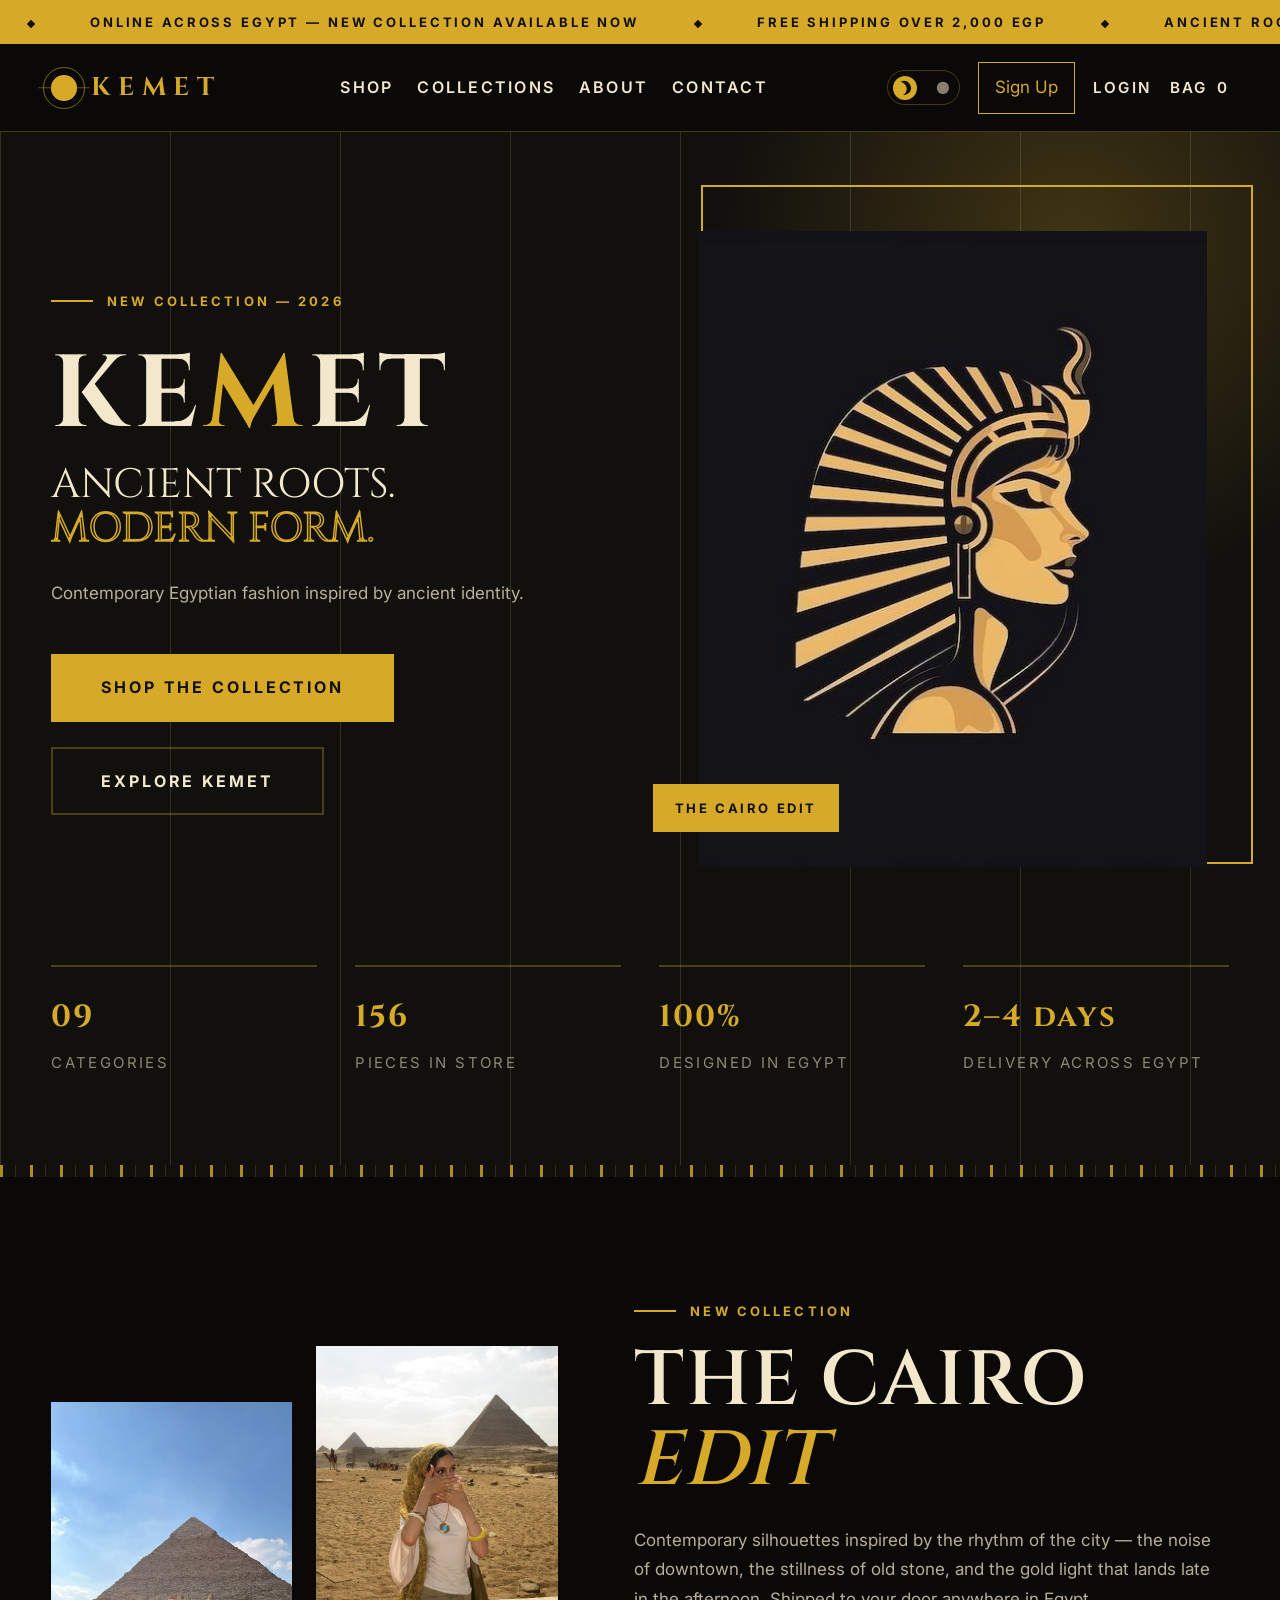
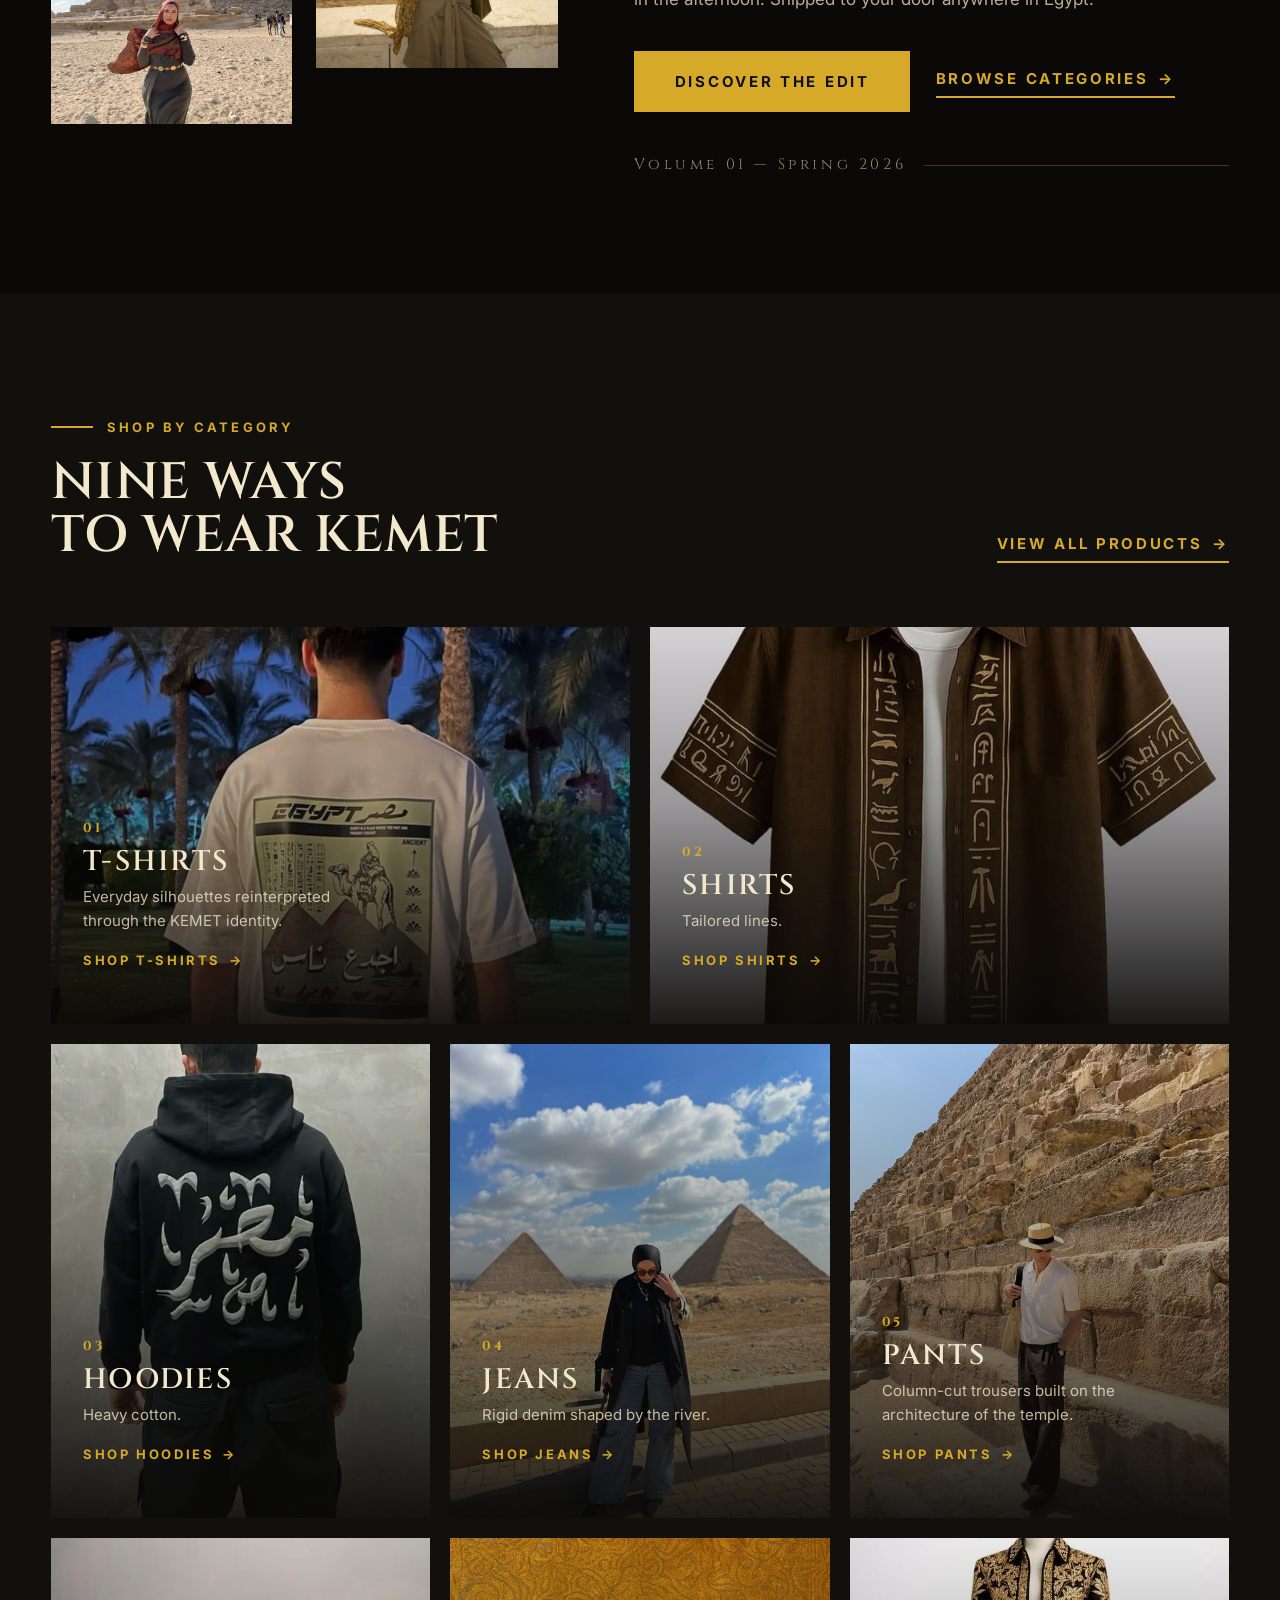
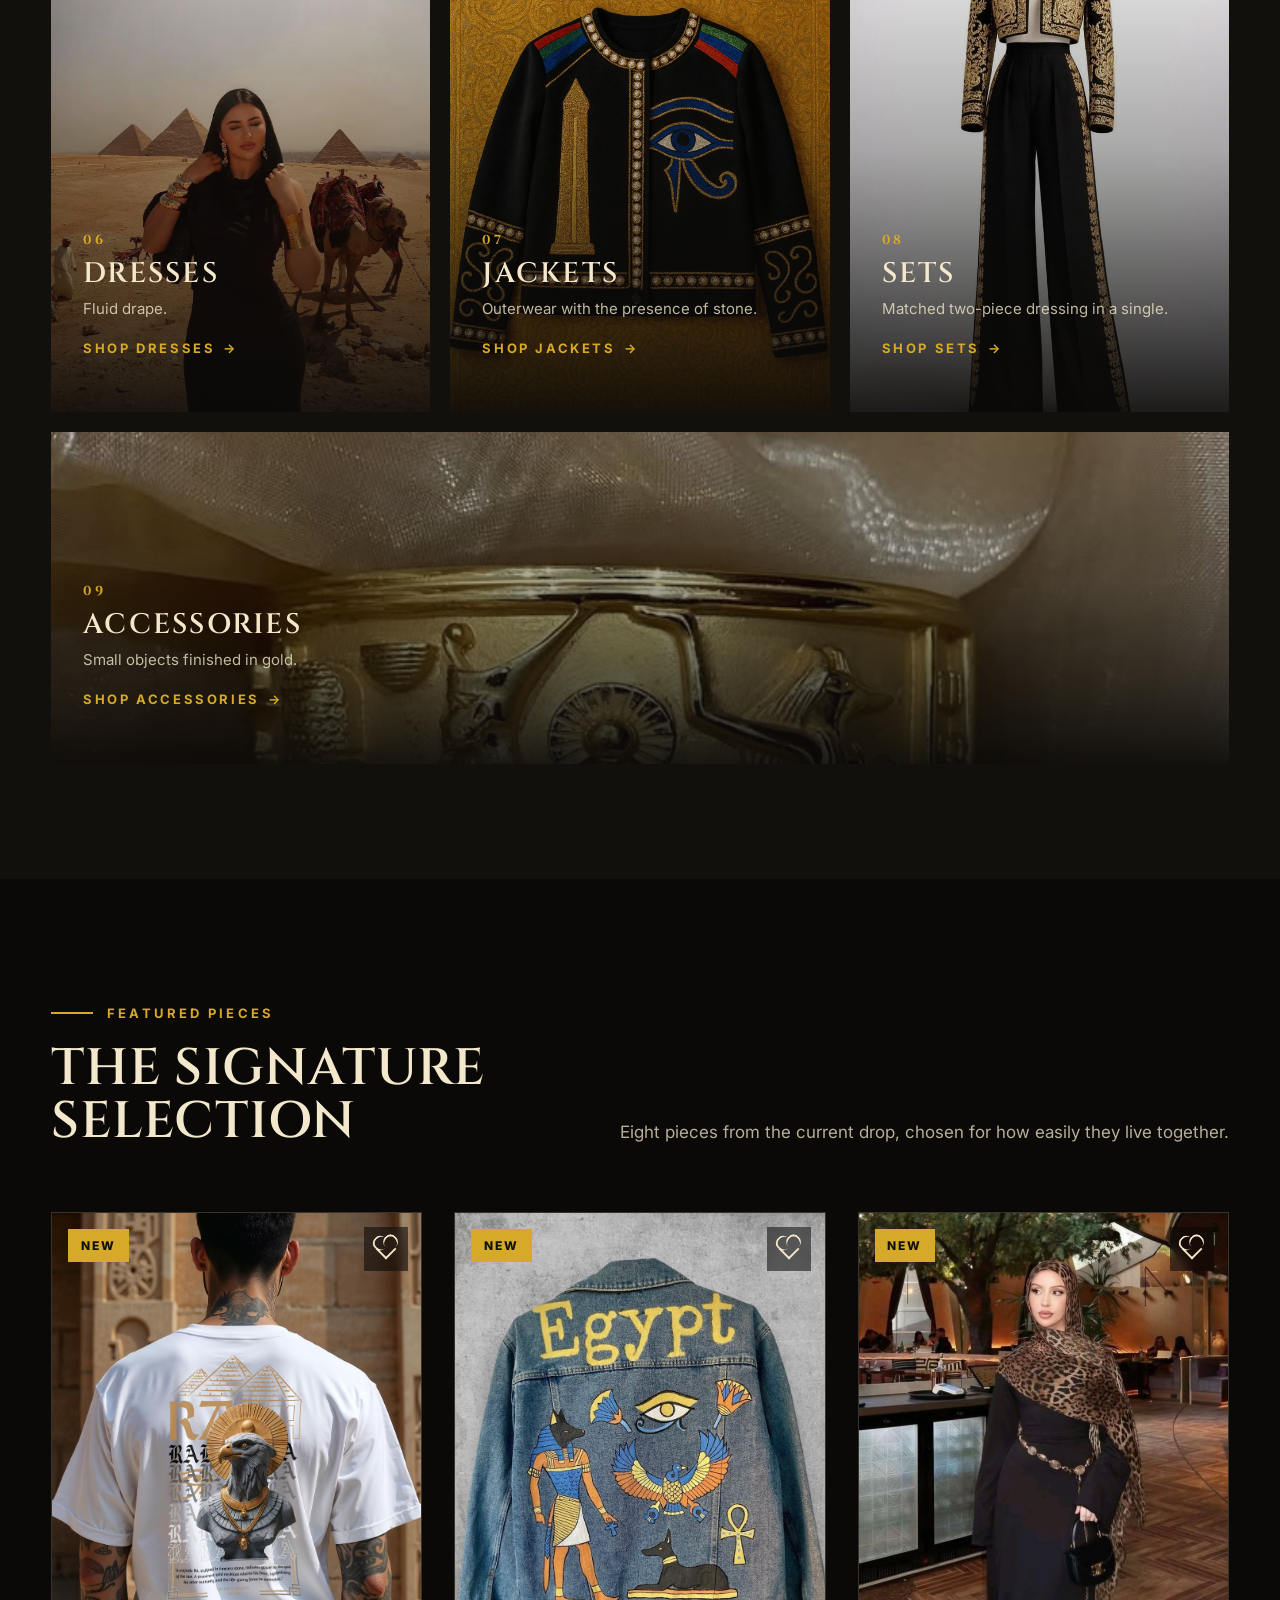
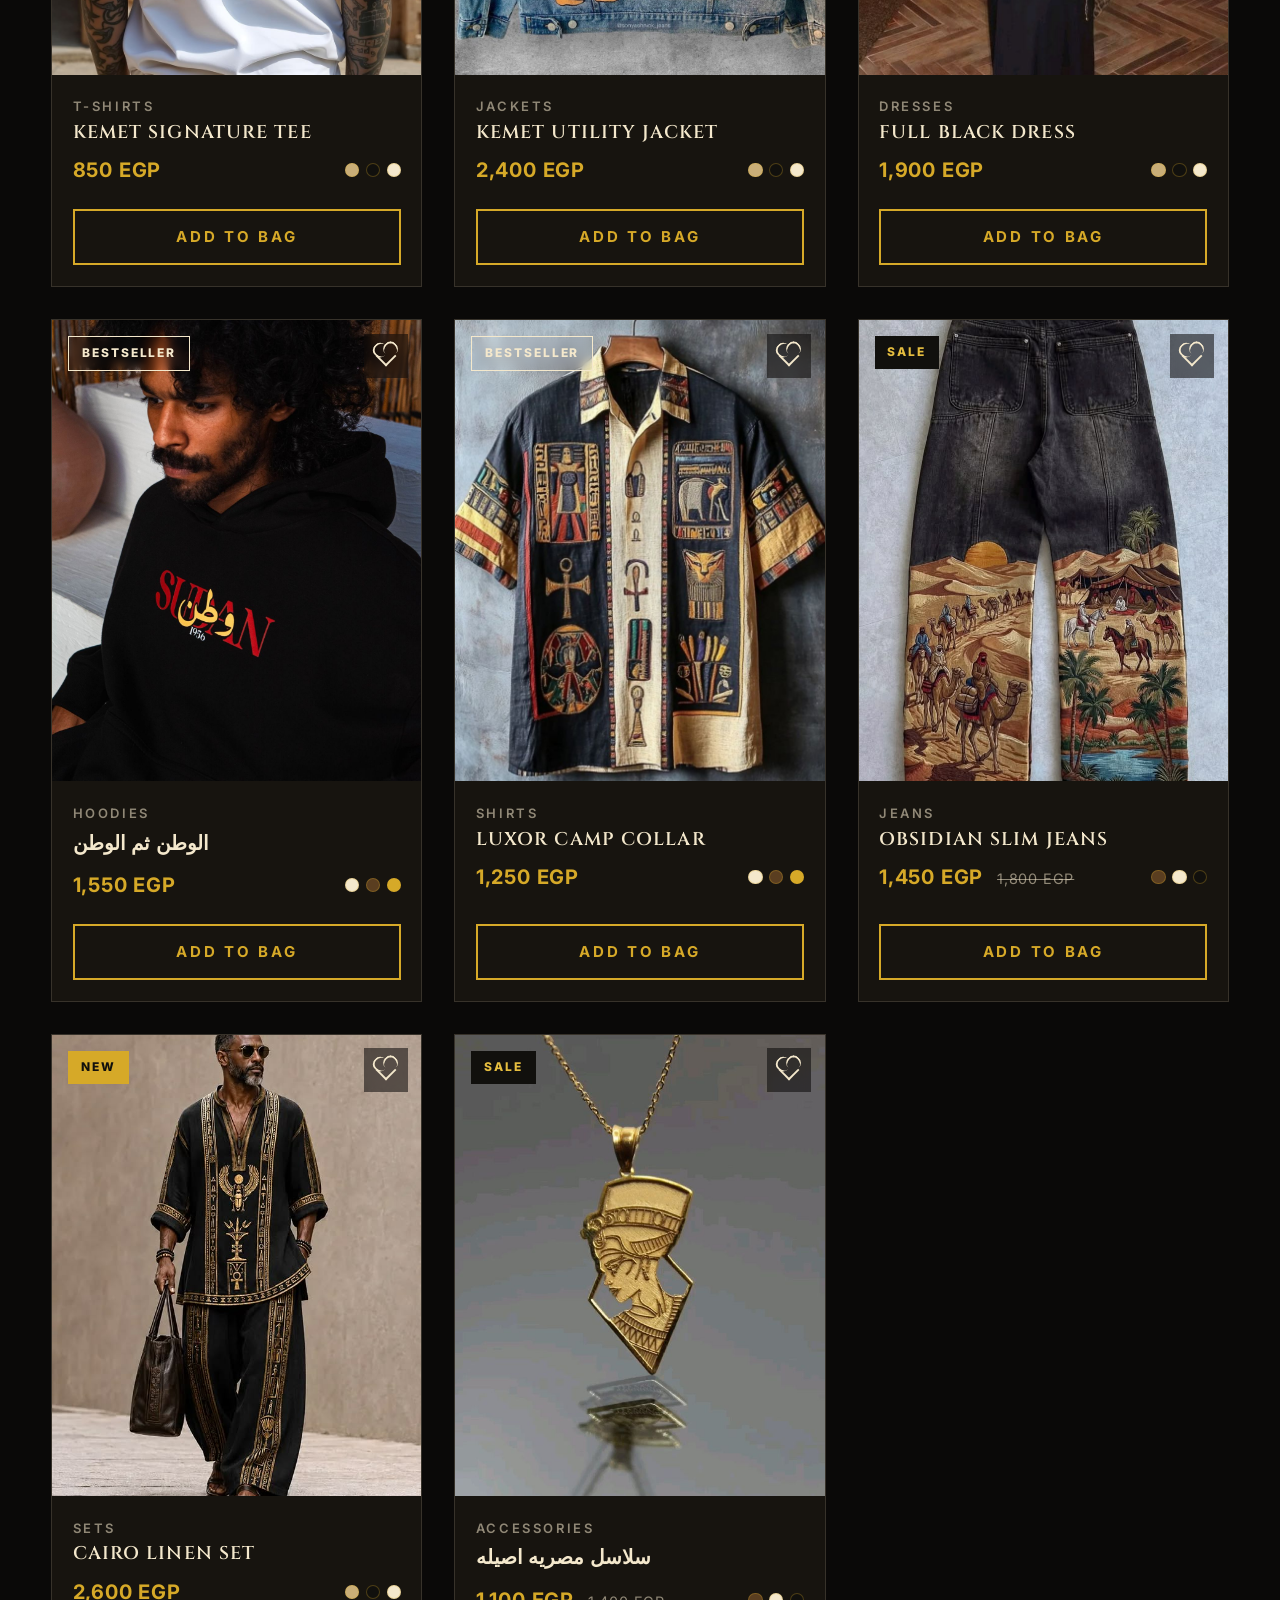
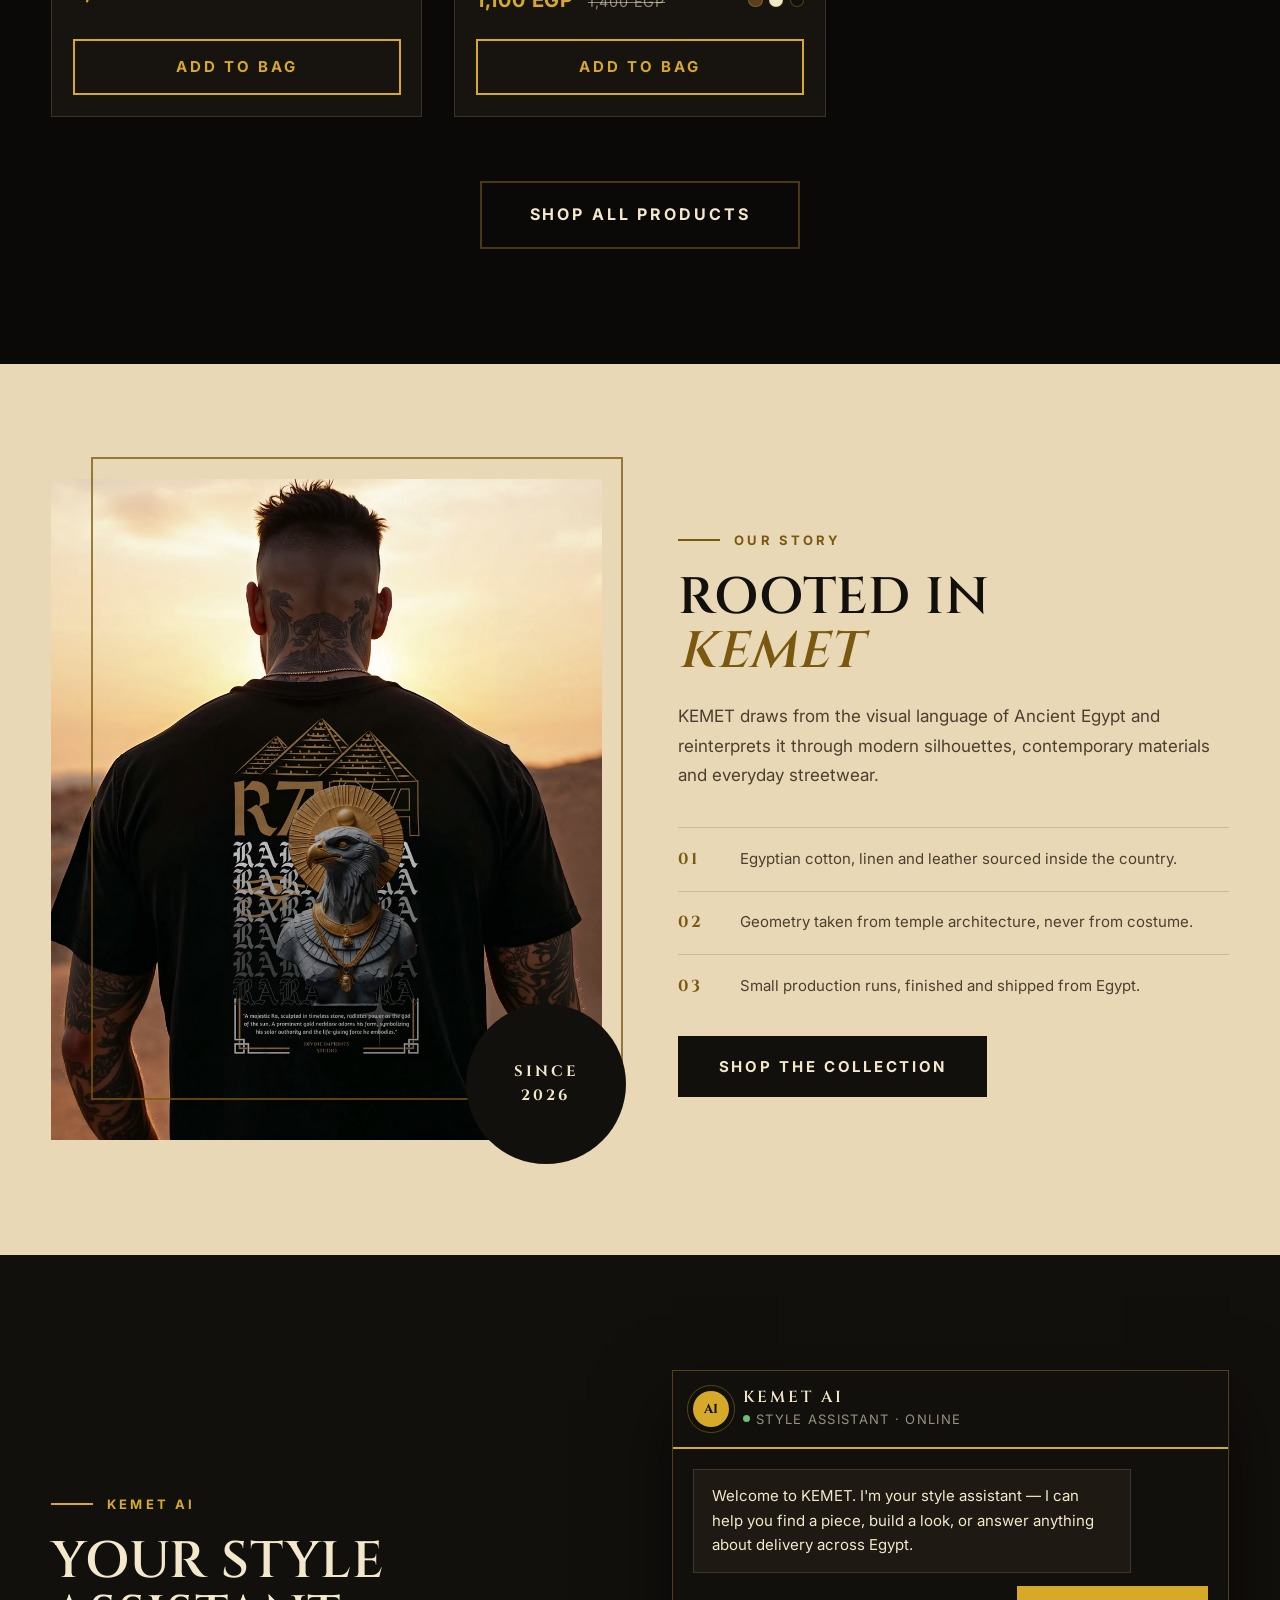
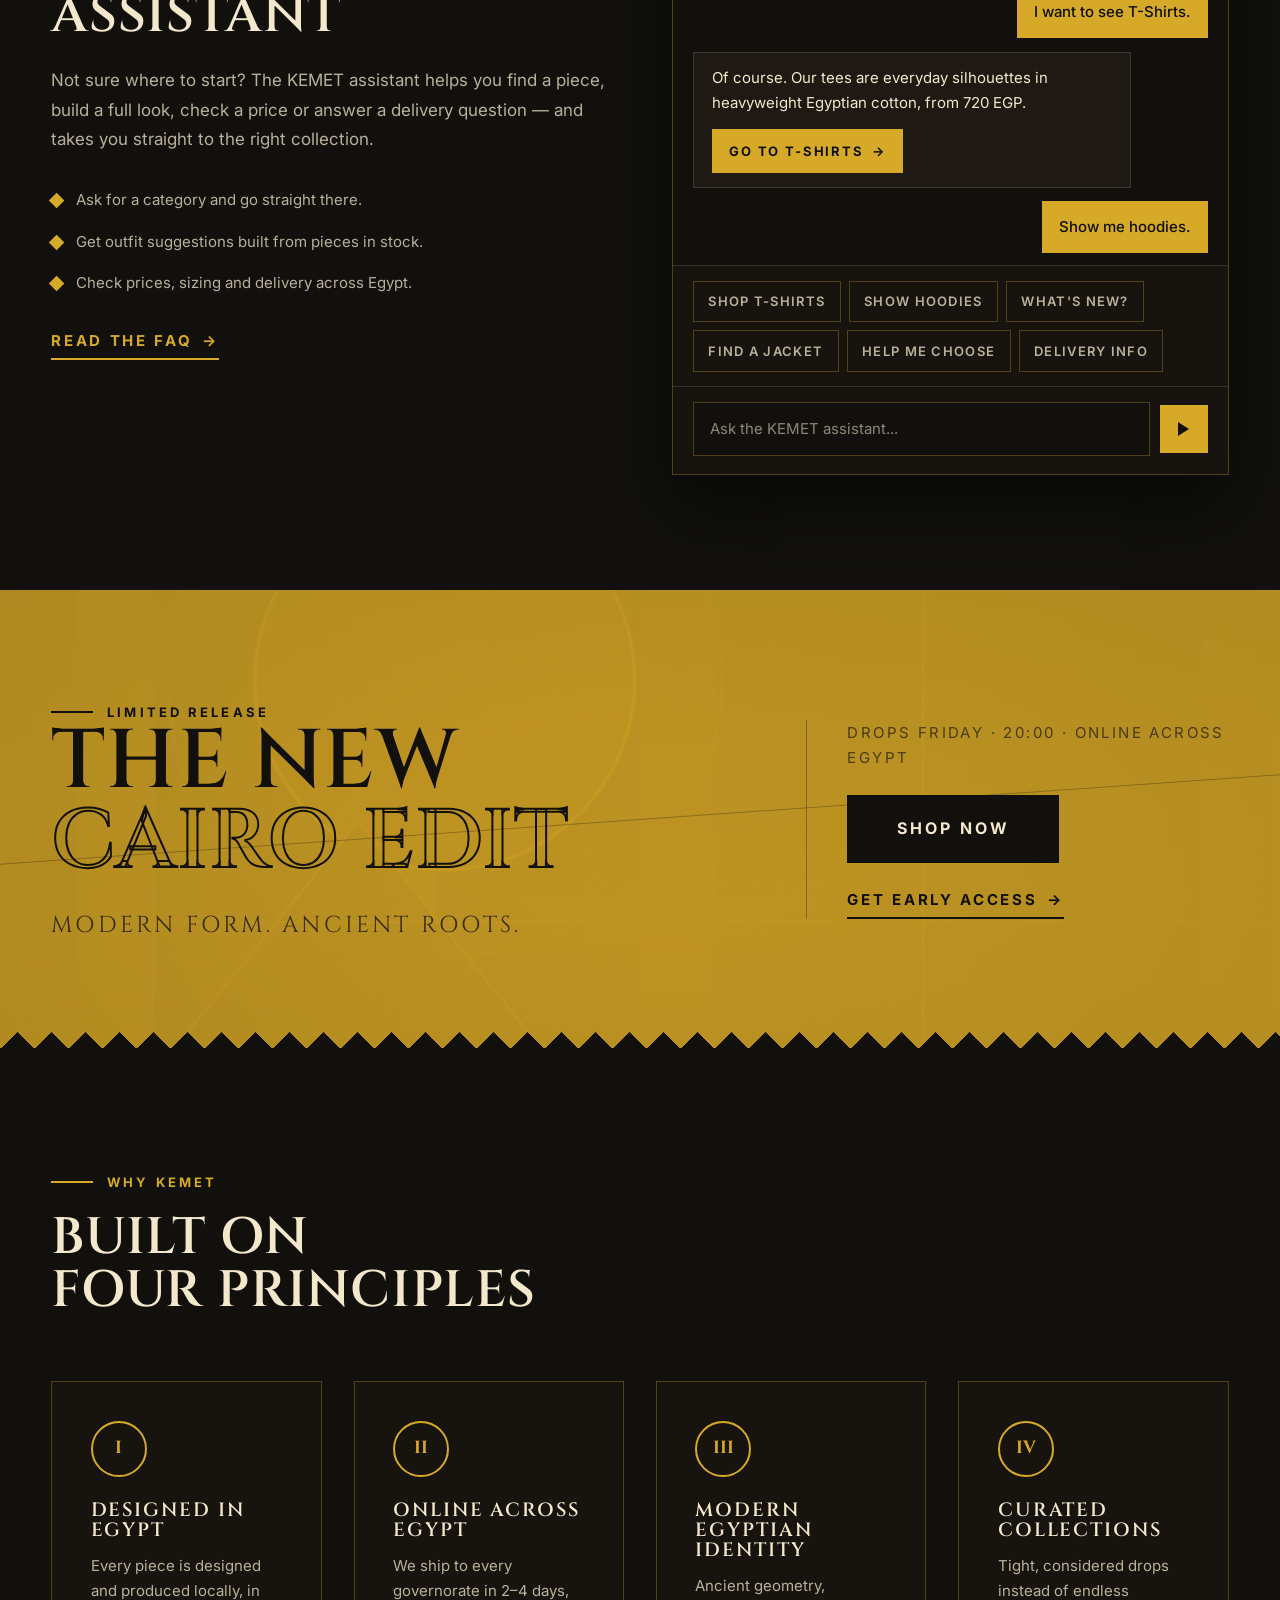
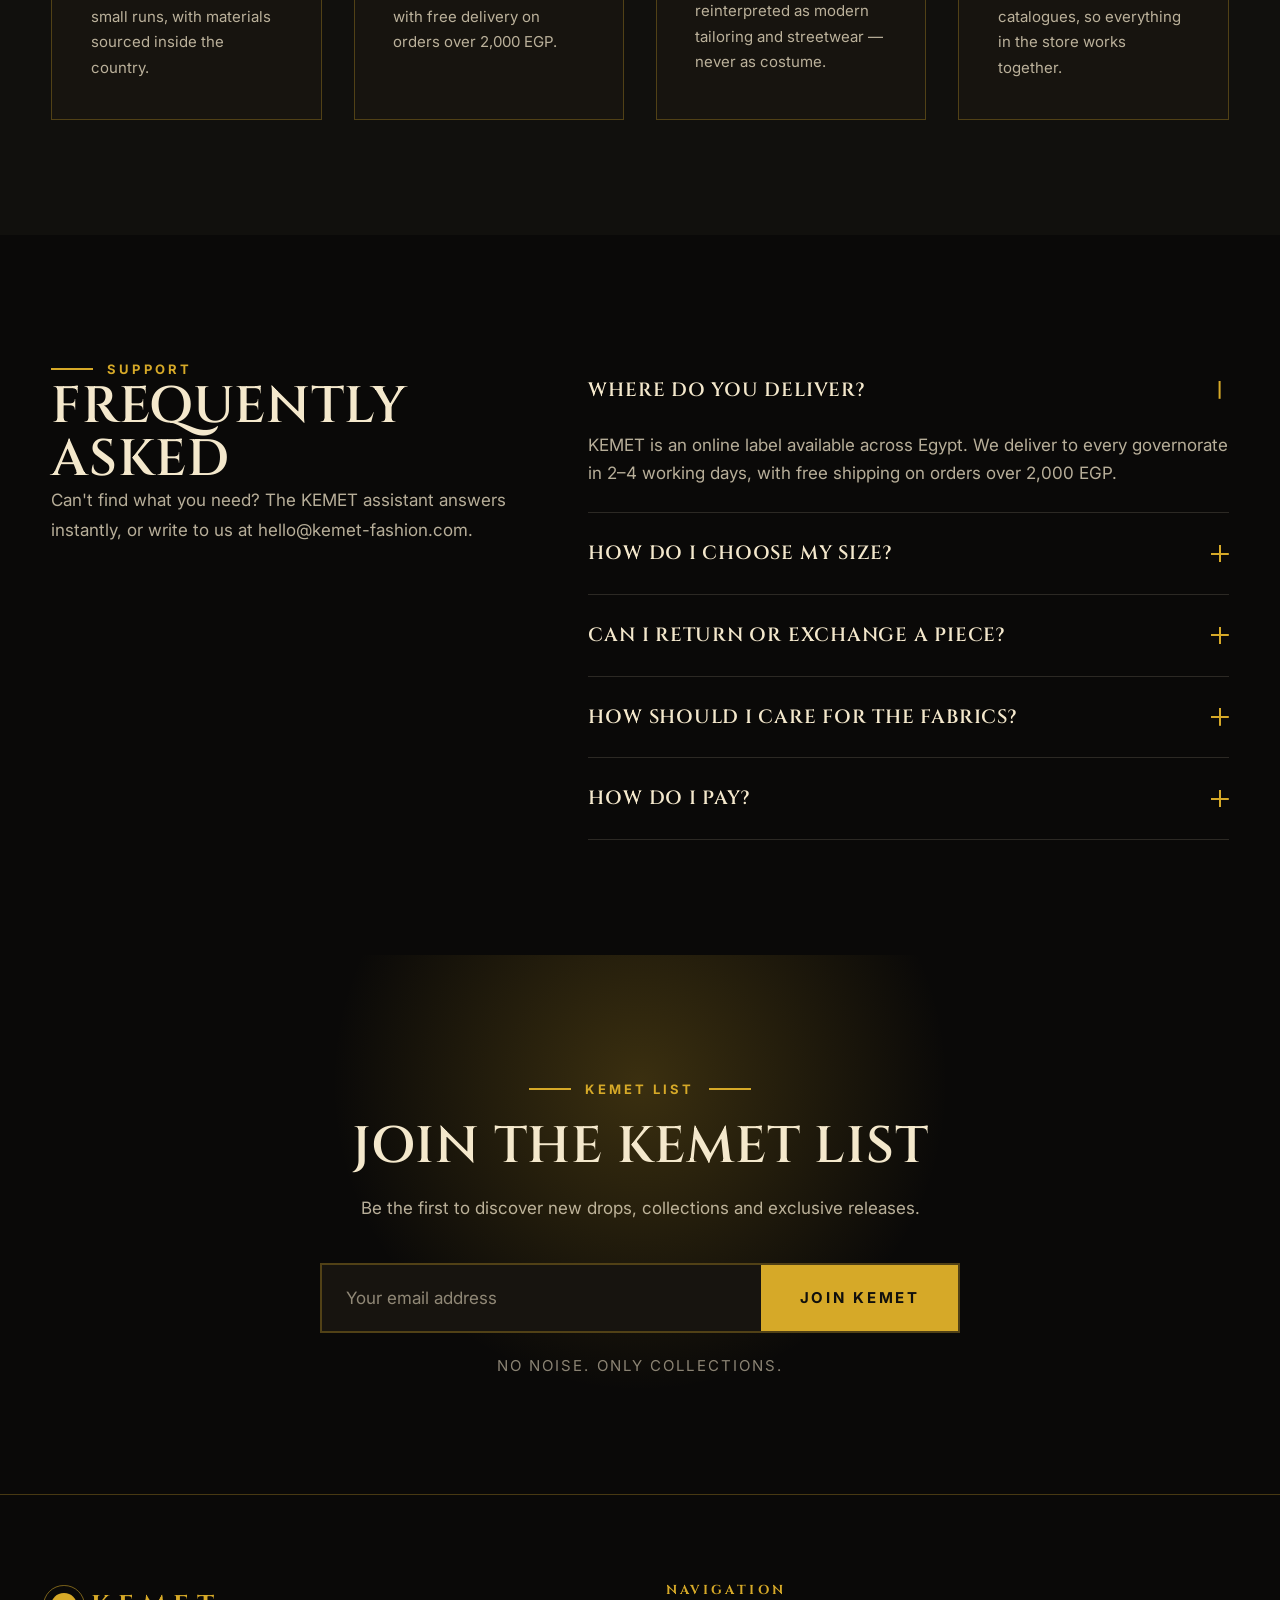
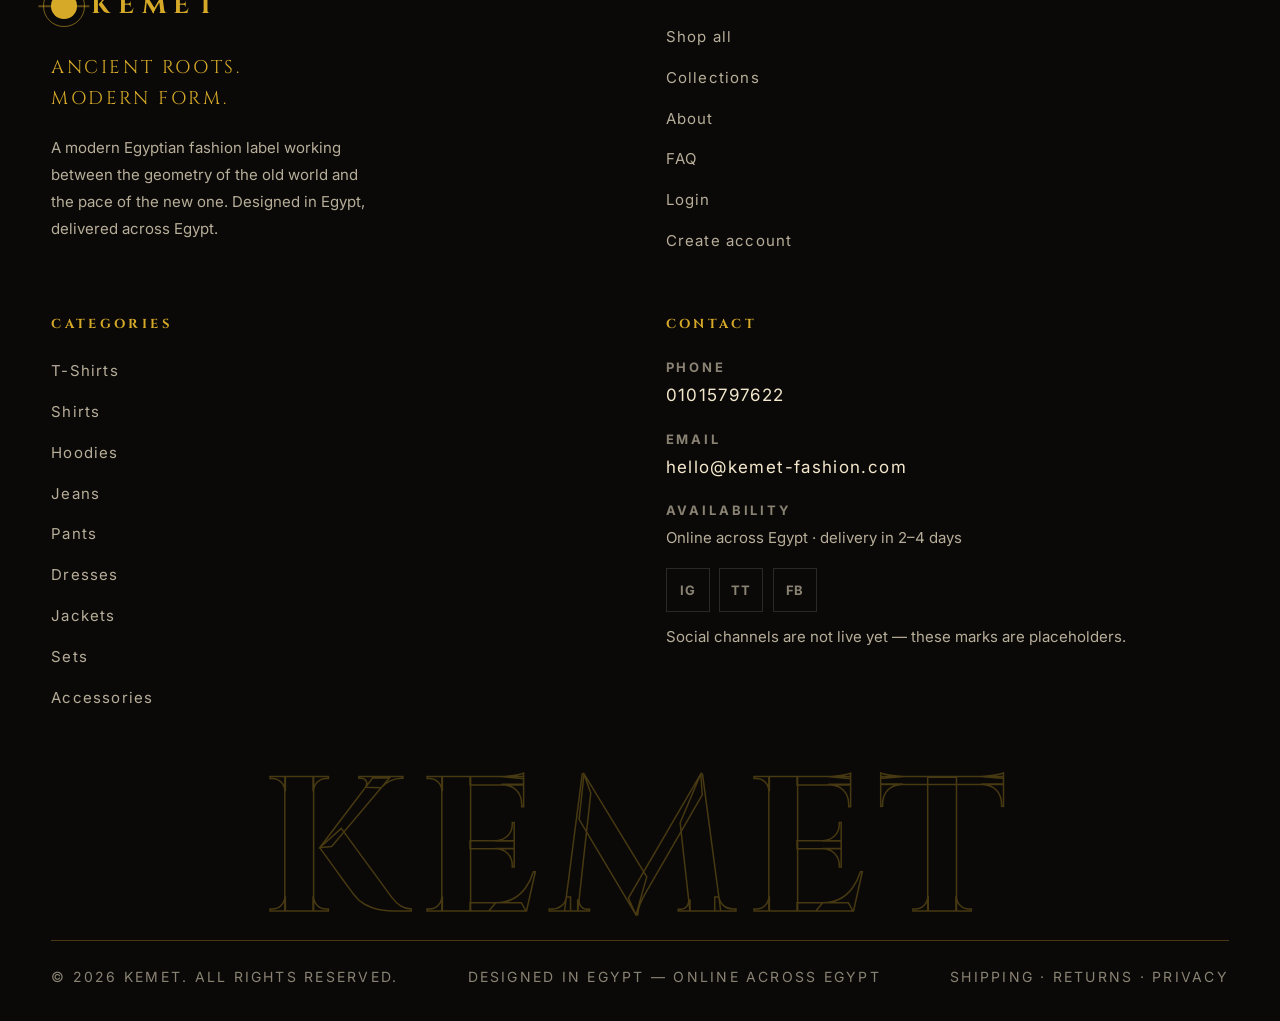
<file: index.html>
<!doctype html>
<html lang="en">
  <head>
    <meta charset="UTF-8" />
    <meta name="viewport" content="width=device-width, initial-scale=1.0" />
    <meta
      name="description"
      content="KEMET - contemporary Egyptian fashion inspired by ancient identity. Online across Egypt."
    />
    <title>KEMET | Ancient Roots. Modern Form.</title>
    <link rel="stylesheet" href="CSS/style.css" />
  </head>

  <body>
    <a class="skip-link" href="#main">Skip to content</a>

    <!-- THEME SWITCH
       This checkbox sits before the page wrapper. When it is checked the
       stylesheet swaps every colour variable, which turns KEMET NIGHT
       into KEMET DAY. No JavaScript involved. -->
    <input
      class="theme-input"
      type="checkbox"
      id="theme-toggle"
      aria-label="Switch between dark and light mode"
    />

    <div class="page">
      <!-- ANNOUNCEMENT BAR -->
      <div class="announce">
        <div class="announce-track">
          <p>
            <span>ONLINE ACROSS EGYPT &mdash; NEW COLLECTION AVAILABLE NOW</span
            ><span>FREE SHIPPING OVER 2,000 EGP</span
            ><span>ANCIENT ROOTS. MODERN FORM.</span>
          </p>
          <p>
            <span>ONLINE ACROSS EGYPT &mdash; NEW COLLECTION AVAILABLE NOW</span
            ><span>FREE SHIPPING OVER 2,000 EGP</span
            ><span>ANCIENT ROOTS. MODERN FORM.</span>
          </p>
        </div>
      </div>

      <!-- NAVBAR -->
      <header class="site-header">
        <input
          class="nav-toggle"
          type="checkbox"
          id="nav-toggle"
          aria-label="Open the menu"
        />
        <input
          class="search-toggle"
          type="checkbox"
          id="search-toggle"
          aria-label="Open search"
        />

        <div class="nav-bar">
          <a class="logo" href="index.html">
            <span class="sun-disk" aria-hidden="true"></span>
            <span class="logo-name">KEMET</span>
          </a>

          <nav class="nav-center" aria-label="Main navigation">
            <a class="nav-link" href="products.html">Shop</a>
            <a class="nav-link" href="index.html#collections">Collections</a>
            <a class="nav-link" href="index.html#about">About</a>
            <a class="nav-link" href="index.html#contact">Contact</a>
          </nav>

          <div class="nav-tools">
            <!-- THEME -->
            <label
              class="theme-switch"
              for="theme-toggle"
              title="Dark and light mode"
            >
              <span class="theme-knob" aria-hidden="true"></span>
              <span class="t-moon" aria-hidden="true"></span>
              <span class="t-sun" aria-hidden="true"></span>
              <span class="sr-only">Switch between dark and light mode</span>
            </label>
            <a class="nav-signup" href="register.html">Sign Up</a>

            <a class="nav-account" href="login.html">Login</a>

            <a class="nav-bag" href="cart.html">
              Bag <span class="bag-count">3</span>
            </a>

            <label class="nav-burger" for="nav-toggle" title="Menu">
              <span></span>
              <span></span>
              <span></span>
              <span class="sr-only">Open the menu</span>
            </label>
          </div>
        </div>

        <!-- MOBILE MENU -->
        <nav class="nav-drawer" aria-label="Mobile navigation">
          <a href="products.html">Shop all <span>01</span></a>
          <a href="index.html#collections">Collections <span>02</span></a>
          <a href="index.html#about">About <span>03</span></a>
          <a href="index.html#contact">Contact <span>04</span></a>
          <a href="login.html">Login <span>05</span></a>
          <a href="register.html">Sign Up <span>06</span></a>
          <a href="cart.html">Bag <span>07</span></a>
          <div class="drawer-tools">
            <label class="theme-switch" for="theme-toggle">
              <span class="theme-knob" aria-hidden="true"></span>
              <span class="t-moon" aria-hidden="true"></span>
              <span class="t-sun" aria-hidden="true"></span>
            </label>
          </div>
        </nav>
      </header>

      <main id="main">
        <!-- =========================
           HERO
           ========================= -->
        <section class="hero sec-base">
          <span class="disk-glow" aria-hidden="true"></span>
          <div class="columns-bg" aria-hidden="true"></div>
          <p class="hero-side" aria-hidden="true">Online across Egypt</p>

          <div class="hero-inner">
            <div class="hero-copy">
              <span class="label hero-eyebrow"
                >New collection &mdash; 2026</span
              >
              <h1 class="hero-word">KE<em>M</em>ET</h1>
              <p class="hero-statement">
                <span>Ancient roots.</span>
                <span class="outline-text">Modern form.</span>
              </p>
              <p class="lead hero-text">
                Contemporary Egyptian fashion inspired by ancient identity.
              </p>
              <div class="btn-row hero-actions">
                <a class="btn btn-lg" href="products.html"
                  ><span>Shop the collection</span></a
                >
                <a class="btn-ghost btn-lg" href="#about"
                  ><span>Explore KEMET</span></a
                >
              </div>
            </div>

            <div class="hero-media">
              <div class="hero-frame">
                <img
                  src="images/hero.jpg"
                  alt="KEMET outerwear from the 2026 collection"
                />
                <span class="hero-tag">The Cairo Edit</span>
              </div>
            </div>
          </div>

          <div class="hero-facts">
            <div>
              <strong>09</strong>
              <p>Categories</p>
            </div>
            <div>
              <strong>156</strong>
              <p>Pieces in store</p>
            </div>
            <div>
              <strong>100%</strong>
              <p>Designed in Egypt</p>
            </div>
            <div>
              <strong>2&ndash;4 days</strong>
              <p>Delivery across Egypt</p>
            </div>
          </div>
        </section>

        <div class="frieze" aria-hidden="true"></div>

        <!-- =========================
           NEW COLLECTION
           ========================= -->
        <section class="section sec-alt">
          <div class="container">
            <div class="editorial reveal">
              <div class="editorial-stack">
                <img
                  src="images/editorial-1.jpg"
                  alt="KEMET hoodie editorial image"
                />
                <img
                  src="images/hero-2.jpg"
                  alt="KEMET dress editorial image"
                />
              </div>

              <div class="editorial-copy">
                <span class="label">New collection</span>
                <h2 class="display-1">
                  The Cairo<br /><em class="accent">Edit</em>
                </h2>
                <p class="lead">
                  Contemporary silhouettes inspired by the rhythm of the city
                  &mdash; the noise of downtown, the stillness of old stone, and
                  the gold light that lands late in the afternoon. Shipped to
                  your door anywhere in Egypt.
                </p>
                <div class="btn-row">
                  <a class="btn" href="products.html"
                    ><span>Discover the edit</span></a
                  >
                  <a class="link-line" href="#collections"
                    >Browse categories <span class="arrow">&rarr;</span></a
                  >
                </div>
                <p class="edit-index">Volume 01 &mdash; Spring 2026</p>
              </div>
            </div>
          </div>
        </section>

        <!-- =========================
           SHOP BY CATEGORY
           ========================= -->
        <section class="section sec-base" id="collections">
          <div class="container-wide">
            <div class="section-head reveal">
              <div>
                <span class="label">Shop by category</span>
                <h2 class="display-2">Nine ways<br />to wear KEMET</h2>
              </div>
              <a class="link-line" href="products.html"
                >View all products <span class="arrow">&rarr;</span></a
              >
            </div>

            <div class="category-grid stagger">
              <a
                class="category-card is-wide"
                href="products.html?category=T-Shirts"
              >
                <div class="category-media">
                  <img
                    src="images/category-tshirts.jpg"
                    alt="KEMET T-Shirts collection"
                  />
                </div>
                <div class="category-body">
                  <p class="category-num">01</p>
                  <h3 class="category-name">T-SHIRTS</h3>
                  <p class="category-desc">
                    Everyday silhouettes reinterpreted through the KEMET
                    identity.
                  </p>
                  <span class="category-cta"
                    >Shop T-Shirts <span class="arrow">&rarr;</span></span
                  >
                  <span class="category-line" aria-hidden="true"></span>
                </div>
              </a>
              <a
                class="category-card is-wide"
                href="products.html?category=Shirts"
              >
                <div class="category-media">
                  <img
                    src="images/category-shirts.jpg"
                    alt="KEMET Shirts collection"
                  />
                </div>
                <div class="category-body">
                  <p class="category-num">02</p>
                  <h3 class="category-name">SHIRTS</h3>
                  <p class="category-desc">Tailored lines.</p>
                  <span class="category-cta"
                    >Shop Shirts <span class="arrow">&rarr;</span></span
                  >
                  <span class="category-line" aria-hidden="true"></span>
                </div>
              </a>
              <a class="category-card" href="products.html?category=Hoodies">
                <div class="category-media">
                  <img
                    src="images/category-hoodies.jpg"
                    alt="KEMET Hoodies collection"
                  />
                </div>
                <div class="category-body">
                  <p class="category-num">03</p>
                  <h3 class="category-name">HOODIES</h3>
                  <p class="category-desc">Heavy cotton.</p>
                  <span class="category-cta"
                    >Shop Hoodies <span class="arrow">&rarr;</span></span
                  >
                  <span class="category-line" aria-hidden="true"></span>
                </div>
              </a>
              <a class="category-card" href="products.html?category=Jeans">
                <div class="category-media">
                  <img
                    src="images/category-jeans.jpg"
                    alt="KEMET Jeans collection"
                  />
                </div>
                <div class="category-body">
                  <p class="category-num">04</p>
                  <h3 class="category-name">JEANS</h3>
                  <p class="category-desc">Rigid denim shaped by the river.</p>
                  <span class="category-cta"
                    >Shop Jeans <span class="arrow">&rarr;</span></span
                  >
                  <span class="category-line" aria-hidden="true"></span>
                </div>
              </a>
              <a class="category-card" href="products.html?category=Pants">
                <div class="category-media">
                  <img
                    src="images/category-pants.jpg"
                    alt="KEMET Pants collection"
                  />
                </div>
                <div class="category-body">
                  <p class="category-num">05</p>
                  <h3 class="category-name">PANTS</h3>
                  <p class="category-desc">
                    Column-cut trousers built on the architecture of the temple.
                  </p>
                  <span class="category-cta"
                    >Shop Pants <span class="arrow">&rarr;</span></span
                  >
                  <span class="category-line" aria-hidden="true"></span>
                </div>
              </a>
              <a class="category-card" href="products.html?category=Dresses">
                <div class="category-media">
                  <img
                    src="images/category-dresses.jpg"
                    alt="KEMET Dresses collection"
                  />
                </div>
                <div class="category-body">
                  <p class="category-num">06</p>
                  <h3 class="category-name">DRESSES</h3>
                  <p class="category-desc">Fluid drape.</p>
                  <span class="category-cta"
                    >Shop Dresses <span class="arrow">&rarr;</span></span
                  >
                  <span class="category-line" aria-hidden="true"></span>
                </div>
              </a>
              <a class="category-card" href="products.html?category=Jackets">
                <div class="category-media">
                  <img
                    src="images/category-jackets.jpg"
                    alt="KEMET Jackets collection"
                  />
                </div>
                <div class="category-body">
                  <p class="category-num">07</p>
                  <h3 class="category-name">JACKETS</h3>
                  <p class="category-desc">
                    Outerwear with the presence of stone.
                  </p>
                  <span class="category-cta"
                    >Shop Jackets <span class="arrow">&rarr;</span></span
                  >
                  <span class="category-line" aria-hidden="true"></span>
                </div>
              </a>
              <a class="category-card" href="products.html?category=Sets">
                <div class="category-media">
                  <img
                    src="images/category-sets.jpg"
                    alt="KEMET Sets collection"
                  />
                </div>
                <div class="category-body">
                  <p class="category-num">08</p>
                  <h3 class="category-name">SETS</h3>
                  <p class="category-desc">
                    Matched two-piece dressing in a single.
                  </p>
                  <span class="category-cta"
                    >Shop Sets <span class="arrow">&rarr;</span></span
                  >
                  <span class="category-line" aria-hidden="true"></span>
                </div>
              </a>
              <a
                class="category-card is-full"
                href="products.html?category=Accessories"
              >
                <div class="category-media">
                  <img
                    src="images/category-accessories-wide.jpg"
                    alt="KEMET Accessories collection"
                  />
                </div>
                <div class="category-body">
                  <p class="category-num">09</p>
                  <h3 class="category-name">ACCESSORIES</h3>
                  <p class="category-desc">Small objects finished in gold.</p>
                  <span class="category-cta"
                    >Shop Accessories <span class="arrow">&rarr;</span></span
                  >
                  <span class="category-line" aria-hidden="true"></span>
                </div>
              </a>
            </div>
          </div>
        </section>

        <!-- =========================
           FEATURED PRODUCTS
           ========================= -->
        <section class="section sec-alt">
          <div class="container-wide">
            <div class="section-head reveal">
              <div>
                <span class="label">Featured pieces</span>
                <h2 class="display-2">The signature<br />selection</h2>
              </div>
              <p class="lead">
                Eight pieces from the current drop, chosen for how easily they
                live together.
              </p>
            </div>

            <div class="product-grid stagger">
              <article class="product-card">
                <div class="product-media">
                  <span class="badge badge-new">NEW</span>
                  <img
                    src="images/tshirt-1.jpg"
                    alt="Kemet Signature Tee - KEMET t-shirts"
                  />
                  <input class="wish-input" type="checkbox" id="wish-1" />
                  <label class="wish" for="wish-1" title="Save to wishlist">
                    <span class="heart" aria-hidden="true"></span>
                    <span class="sr-only"
                      >Save KEMET SIGNATURE TEE to wishlist</span
                    >
                  </label>
                  <a class="quick-view" href="products.html?category=T-Shirts"
                    >Quick view</a
                  >
                </div>
                <div class="product-body">
                  <p class="product-cat">T-Shirts</p>
                  <h3 class="product-name">KEMET SIGNATURE TEE</h3>
                  <div class="product-meta">
                    <p class="product-price">850 EGP</p>
                    <div class="swatches" aria-hidden="true">
                      <span class="sw-sand"></span><span class="sw-black"></span
                      ><span class="sw-cream"></span>
                    </div>
                  </div>
                  <input class="add-input" type="checkbox" id="add-2" />
                  <label class="add-btn" for="add-2">
                    <span class="idle">Add to bag</span>
                    <span class="added">Added to bag &#10003;</span>
                  </label>
                </div>
              </article>
              <article class="product-card">
                <div class="product-media">
                  <span class="badge badge-new">NEW</span>
                  <img
                    src="images/jacket-1.jpg"
                    alt="Kemet Utility Jacket - KEMET jackets"
                  />
                  <input class="wish-input" type="checkbox" id="wish-3" />
                  <label class="wish" for="wish-3" title="Save to wishlist">
                    <span class="heart" aria-hidden="true"></span>
                    <span class="sr-only"
                      >Save KEMET UTILITY JACKET to wishlist</span
                    >
                  </label>
                  <a class="quick-view" href="products.html?category=Jackets"
                    >Quick view</a
                  >
                </div>
                <div class="product-body">
                  <p class="product-cat">Jackets</p>
                  <h3 class="product-name">KEMET UTILITY JACKET</h3>
                  <div class="product-meta">
                    <p class="product-price">2,400 EGP</p>
                    <div class="swatches" aria-hidden="true">
                      <span class="sw-sand"></span><span class="sw-black"></span
                      ><span class="sw-cream"></span>
                    </div>
                  </div>
                  <input class="add-input" type="checkbox" id="add-4" />
                  <label class="add-btn" for="add-4">
                    <span class="idle">Add to bag</span>
                    <span class="added">Added to bag &#10003;</span>
                  </label>
                </div>
              </article>
              <article class="product-card">
                <div class="product-media">
                  <span class="badge badge-new">NEW</span>
                  <img
                    src="images/dress-1.jpg"
                    alt="Full Black Dress - KEMET dresses"
                  />
                  <input class="wish-input" type="checkbox" id="wish-5" />
                  <label class="wish" for="wish-5" title="Save to wishlist">
                    <span class="heart" aria-hidden="true"></span>
                    <span class="sr-only"
                      >Save FULL BLACK DRESS to wishlist</span
                    >
                  </label>
                  <a class="quick-view" href="products.html?category=Dresses"
                    >Quick view</a
                  >
                </div>
                <div class="product-body">
                  <p class="product-cat">Dresses</p>
                  <h3 class="product-name">FULL BLACK DRESS</h3>
                  <div class="product-meta">
                    <p class="product-price">1,900 EGP</p>
                    <div class="swatches" aria-hidden="true">
                      <span class="sw-sand"></span><span class="sw-black"></span
                      ><span class="sw-cream"></span>
                    </div>
                  </div>
                  <input class="add-input" type="checkbox" id="add-6" />
                  <label class="add-btn" for="add-6">
                    <span class="idle">Add to bag</span>
                    <span class="added">Added to bag &#10003;</span>
                  </label>
                </div>
              </article>
              <article class="product-card">
                <div class="product-media">
                  <span class="badge badge-best">BESTSELLER</span>
                  <img
                    src="images/hoodie-2.jpg"
                    alt="الوطن ثم الوطن - KEMET hoodies"
                  />
                  <input class="wish-input" type="checkbox" id="wish-7" />
                  <label class="wish" for="wish-7" title="Save to wishlist">
                    <span class="heart" aria-hidden="true"></span>
                    <span class="sr-only">Save الوطن ثم الوطن to wishlist</span>
                  </label>
                  <a class="quick-view" href="products.html?category=Hoodies"
                    >Quick view</a
                  >
                </div>
                <div class="product-body">
                  <p class="product-cat">Hoodies</p>
                  <h3 class="product-name" lang="ar">الوطن ثم الوطن</h3>
                  <div class="product-meta">
                    <p class="product-price">1,550 EGP</p>
                    <div class="swatches" aria-hidden="true">
                      <span class="sw-cream"></span
                      ><span class="sw-brown"></span
                      ><span class="sw-gold"></span>
                    </div>
                  </div>
                  <input class="add-input" type="checkbox" id="add-8" />
                  <label class="add-btn" for="add-8">
                    <span class="idle">Add to bag</span>
                    <span class="added">Added to bag &#10003;</span>
                  </label>
                </div>
              </article>
              <article class="product-card">
                <div class="product-media">
                  <span class="badge badge-best">BESTSELLER</span>
                  <img
                    src="images/shirt-2.jpg"
                    alt="Luxor Camp Collar - KEMET shirts"
                  />
                  <input class="wish-input" type="checkbox" id="wish-9" />
                  <label class="wish" for="wish-9" title="Save to wishlist">
                    <span class="heart" aria-hidden="true"></span>
                    <span class="sr-only"
                      >Save LUXOR CAMP COLLAR to wishlist</span
                    >
                  </label>
                  <a class="quick-view" href="products.html?category=Shirts"
                    >Quick view</a
                  >
                </div>
                <div class="product-body">
                  <p class="product-cat">Shirts</p>
                  <h3 class="product-name">LUXOR CAMP COLLAR</h3>
                  <div class="product-meta">
                    <p class="product-price">1,250 EGP</p>
                    <div class="swatches" aria-hidden="true">
                      <span class="sw-cream"></span
                      ><span class="sw-brown"></span
                      ><span class="sw-gold"></span>
                    </div>
                  </div>
                  <input class="add-input" type="checkbox" id="add-10" />
                  <label class="add-btn" for="add-10">
                    <span class="idle">Add to bag</span>
                    <span class="added">Added to bag &#10003;</span>
                  </label>
                </div>
              </article>
              <article class="product-card">
                <div class="product-media">
                  <span class="badge badge-sale">SALE</span>
                  <img
                    src="images/jeans-4.jpg"
                    alt="Obsidian Slim Jeans - KEMET jeans"
                  />
                  <input class="wish-input" type="checkbox" id="wish-11" />
                  <label class="wish" for="wish-11" title="Save to wishlist">
                    <span class="heart" aria-hidden="true"></span>
                    <span class="sr-only"
                      >Save OBSIDIAN SLIM JEANS to wishlist</span
                    >
                  </label>
                  <a class="quick-view" href="products.html?category=Jeans"
                    >Quick view</a
                  >
                </div>
                <div class="product-body">
                  <p class="product-cat">Jeans</p>
                  <h3 class="product-name">OBSIDIAN SLIM JEANS</h3>
                  <div class="product-meta">
                    <p class="product-price">1,450 EGP <s>1,800 EGP</s></p>
                    <div class="swatches" aria-hidden="true">
                      <span class="sw-brown"></span
                      ><span class="sw-cream"></span
                      ><span class="sw-black"></span>
                    </div>
                  </div>
                  <input class="add-input" type="checkbox" id="add-12" />
                  <label class="add-btn" for="add-12">
                    <span class="idle">Add to bag</span>
                    <span class="added">Added to bag &#10003;</span>
                  </label>
                </div>
              </article>
              <article class="product-card">
                <div class="product-media">
                  <span class="badge badge-new">NEW</span>
                  <img
                    src="images/set-1.jpg"
                    alt="Cairo Linen Set - KEMET sets"
                  />
                  <input class="wish-input" type="checkbox" id="wish-13" />
                  <label class="wish" for="wish-13" title="Save to wishlist">
                    <span class="heart" aria-hidden="true"></span>
                    <span class="sr-only"
                      >Save CAIRO LINEN SET to wishlist</span
                    >
                  </label>
                  <a class="quick-view" href="products.html?category=Sets"
                    >Quick view</a
                  >
                </div>
                <div class="product-body">
                  <p class="product-cat">Sets</p>
                  <h3 class="product-name">CAIRO LINEN SET</h3>
                  <div class="product-meta">
                    <p class="product-price">2,600 EGP</p>
                    <div class="swatches" aria-hidden="true">
                      <span class="sw-sand"></span><span class="sw-black"></span
                      ><span class="sw-cream"></span>
                    </div>
                  </div>
                  <input class="add-input" type="checkbox" id="add-14" />
                  <label class="add-btn" for="add-14">
                    <span class="idle">Add to bag</span>
                    <span class="added">Added to bag &#10003;</span>
                  </label>
                </div>
              </article>
              <article class="product-card">
                <div class="product-media">
                  <span class="badge badge-sale">SALE</span>
                  <img
                    src="images/accessory-4.jpg"
                    alt="سلاسل مصريه اصيله - KEMET accessories"
                  />
                  <input class="wish-input" type="checkbox" id="wish-15" />
                  <label class="wish" for="wish-15" title="Save to wishlist">
                    <span class="heart" aria-hidden="true"></span>
                    <span class="sr-only"
                      >Save سلاسل مصريه اصيله to wishlist</span
                    >
                  </label>
                  <a
                    class="quick-view"
                    href="products.html?category=Accessories"
                    >Quick view</a
                  >
                </div>
                <div class="product-body">
                  <p class="product-cat">Accessories</p>
                  <h3 class="product-name" lang="ar">سلاسل مصريه اصيله</h3>
                  <div class="product-meta">
                    <p class="product-price">1,100 EGP <s>1,400 EGP</s></p>
                    <div class="swatches" aria-hidden="true">
                      <span class="sw-brown"></span
                      ><span class="sw-cream"></span
                      ><span class="sw-black"></span>
                    </div>
                  </div>
                  <input class="add-input" type="checkbox" id="add-16" />
                  <label class="add-btn" for="add-16">
                    <span class="idle">Add to bag</span>
                    <span class="added">Added to bag &#10003;</span>
                  </label>
                </div>
              </article>
            </div>

            <div class="grid-footer">
              <a class="btn-ghost btn-lg" href="products.html"
                ><span>Shop all products</span></a
              >
            </div>
          </div>
        </section>

        <!-- =========================
           KEMET STORY
           ========================= -->
        <section class="section sec-invert" id="about">
          <div class="container">
            <div class="story reveal">
              <div class="story-media">
                <img
                  src="images/about.jpg"
                  alt="A KEMET shirt photographed on a sand background"
                />
                <span class="story-badge">Since<br />2026</span>
              </div>

              <div class="story-copy">
                <span class="label">Our story</span>
                <h2 class="display-2">
                  Rooted in<br /><em class="accent">KEMET</em>
                </h2>
                <p class="lead">
                  KEMET draws from the visual language of Ancient Egypt and
                  reinterprets it through modern silhouettes, contemporary
                  materials and everyday streetwear.
                </p>
                <ul class="story-points">
                  <li>
                    <strong>01</strong> Egyptian cotton, linen and leather
                    sourced inside the country.
                  </li>
                  <li>
                    <strong>02</strong> Geometry taken from temple architecture,
                    never from costume.
                  </li>
                  <li>
                    <strong>03</strong> Small production runs, finished and
                    shipped from Egypt.
                  </li>
                </ul>
                <div class="btn-row">
                  <a class="btn" href="products.html"
                    ><span>Shop the collection</span></a
                  >
                </div>
              </div>
            </div>
          </div>
        </section>

        <!-- =========================
           STYLE ASSISTANT
           ========================= -->
        <section class="section sec-base">
          <div class="container">
            <div class="assistant-section reveal">
              <div class="assistant-copy">
                <span class="label">KEMET AI</span>
                <h2 class="display-2">Your style<br />assistant</h2>
                <p class="lead">
                  Not sure where to start? The KEMET assistant helps you find a
                  piece, build a full look, check a price or answer a delivery
                  question &mdash; and takes you straight to the right
                  collection.
                </p>
                <ul class="assistant-points">
                  <li>Ask for a category and go straight there.</li>
                  <li>Get outfit suggestions built from pieces in stock.</li>
                  <li>Check prices, sizing and delivery across Egypt.</li>
                </ul>
                <div class="btn-row">
                  <a class="link-line" href="#faq"
                    >Read the FAQ <span class="arrow">&rarr;</span></a
                  >
                </div>
              </div>

              <div class="assistant-demo">
                <div class="ai-header">
                  <span class="ai-mark" aria-hidden="true">AI</span>
                  <div>
                    <h2>KEMET AI</h2>
                    <p class="ai-status">Style assistant &middot; online</p>
                  </div>
                </div>
                <div class="ai-thread">
                  <p class="msg msg-ai">
                    Welcome to KEMET. I'm your style assistant &mdash; I can
                    help you find a piece, build a look, or answer anything
                    about delivery across Egypt.
                  </p>

                  <p class="msg msg-user">I want to see T-Shirts.</p>
                  <p class="msg msg-ai">
                    Of course. Our tees are everyday silhouettes in heavyweight
                    Egyptian cotton, from 720 EGP.
                    <a class="msg-link" href="products.html?category=T-Shirts"
                      >Go to T-Shirts <span class="arrow">&rarr;</span></a
                    >
                  </p>

                  <p class="msg msg-user">Show me hoodies.</p>
                  <p class="msg msg-ai">
                    Here is our hoodie collection &mdash; heavy loopback cotton
                    with gold arch detailing.
                    <a class="msg-link" href="products.html?category=Hoodies"
                      >Explore hoodies <span class="arrow">&rarr;</span></a
                    >
                  </p>

                  <p class="msg msg-user">Do you deliver across Egypt?</p>
                  <p class="msg msg-ai">
                    Yes. KEMET is online across Egypt, with delivery to every
                    governorate in 2&ndash;4 days and free shipping over 2,000
                    EGP.
                  </p>

                  <p class="msg msg-user">What categories do you have?</p>
                  <p class="msg msg-ai">
                    T-Shirts, Shirts, Hoodies, Jeans, Pants, Dresses, Jackets,
                    Sets and Accessories.
                    <a class="msg-link" href="products.html"
                      >Browse everything <span class="arrow">&rarr;</span></a
                    >
                  </p>

                  <p class="msg msg-user">
                    What should I wear for a casual look?
                  </p>
                  <p class="msg msg-ai">
                    I'd pair the Signature Tee (850 EGP) with the Karnak
                    Straight Jeans and the Sun Disk Cap. Relaxed, tonal, very
                    KEMET.
                    <a class="msg-link" href="products.html?category=Sets"
                      >See matching sets <span class="arrow">&rarr;</span></a
                    >
                  </p>

                  <div class="typing" aria-hidden="true">
                    <i></i><i></i><i></i>
                  </div>
                </div>

                <div class="ai-chips">
                  <a class="ai-chip" href="products.html?category=T-Shirts"
                    >Shop T-Shirts</a
                  >
                  <a class="ai-chip" href="products.html?category=Hoodies"
                    >Show hoodies</a
                  >
                  <a class="ai-chip" href="products.html">What's new?</a>
                  <a class="ai-chip" href="products.html?category=Jackets"
                    >Find a jacket</a
                  >
                  <a class="ai-chip" href="products.html?category=Sets"
                    >Help me choose</a
                  >
                  <a class="ai-chip" href="index.html#faq">Delivery info</a>
                </div>

                <form class="ai-form" action="#">
                  <label class="sr-only" for="ai-demo-input"
                    >Message the KEMET style assistant</label
                  >
                  <input
                    id="ai-demo-input"
                    type="text"
                    placeholder="Ask the KEMET assistant..."
                  />
                  <button class="ai-send" type="submit">
                    <span class="i-send" aria-hidden="true"></span>
                    <span class="sr-only">Send</span>
                  </button>
                </form>
              </div>
            </div>
          </div>
        </section>

        <!-- =========================
           PROMOTIONAL BANNER
           ========================= -->
        <section class="promo">
          <img class="promo-bg" src="images/promo.jpg" alt="" />
          <div class="container">
            <div class="promo-inner">
              <div class="reveal">
                <span class="label">Limited release</span>
                <h2 class="promo-title">The new<em>Cairo Edit</em></h2>
                <p class="promo-sub">Modern form. Ancient roots.</p>
              </div>
              <div class="promo-side reveal">
                <p class="caption">
                  Drops Friday &middot; 20:00 &middot; online across Egypt
                </p>
                <a class="btn btn-lg" href="products.html"
                  ><span>Shop now</span></a
                >
                <a class="link-line" href="register.html"
                  >Get early access <span class="arrow">&rarr;</span></a
                >
              </div>
            </div>
          </div>
          <div class="pyramid-strip" aria-hidden="true"></div>
        </section>

        <!-- =========================
           WHY KEMET
           ========================= -->
        <section class="section sec-base">
          <div class="container">
            <div class="section-head reveal">
              <div>
                <span class="label">Why KEMET</span>
                <h2 class="display-2">Built on<br />four principles</h2>
              </div>
            </div>

            <div class="why-grid stagger">
              <article class="why-card">
                <span class="why-mark" aria-hidden="true">I</span>
                <h3>Designed in Egypt</h3>
                <p>
                  Every piece is designed and produced locally, in small runs,
                  with materials sourced inside the country.
                </p>
              </article>
              <article class="why-card">
                <span class="why-mark" aria-hidden="true">II</span>
                <h3>Online across Egypt</h3>
                <p>
                  We ship to every governorate in 2&ndash;4 days, with free
                  delivery on orders over 2,000 EGP.
                </p>
              </article>
              <article class="why-card">
                <span class="why-mark" aria-hidden="true">III</span>
                <h3>Modern Egyptian identity</h3>
                <p>
                  Ancient geometry, reinterpreted as modern tailoring and
                  streetwear &mdash; never as costume.
                </p>
              </article>
              <article class="why-card">
                <span class="why-mark" aria-hidden="true">IV</span>
                <h3>Curated collections</h3>
                <p>
                  Tight, considered drops instead of endless catalogues, so
                  everything in the store works together.
                </p>
              </article>
            </div>
          </div>
        </section>

        <!-- =========================
           FAQ
           ========================= -->
        <section class="section sec-alt" id="faq">
          <div class="container">
            <div class="faq-layout reveal">
              <div>
                <span class="label">Support</span>
                <h2 class="display-2">Frequently<br />asked</h2>
                <p class="lead">
                  Can't find what you need? The KEMET assistant answers
                  instantly, or write to us at hello@kemet-fashion.com.
                </p>
              </div>

              <div>
                <details class="faq-item" open>
                  <summary>Where do you deliver?</summary>
                  <p class="faq-answer">
                    KEMET is an online label available across Egypt. We deliver
                    to every governorate in 2&ndash;4 working days, with free
                    shipping on orders over 2,000 EGP.
                  </p>
                </details>
                <details class="faq-item">
                  <summary>How do I choose my size?</summary>
                  <p class="faq-answer">
                    Our tees, hoodies and shirts are cut with a relaxed,
                    slightly oversized shoulder. If you are between sizes, take
                    the smaller one for a cleaner line, or your usual size for
                    the intended fit.
                  </p>
                </details>
                <details class="faq-item">
                  <summary>Can I return or exchange a piece?</summary>
                  <p class="faq-answer">
                    Yes &mdash; returns and exchanges are accepted within 14
                    days of delivery, as long as the piece is unworn with its
                    tags attached.
                  </p>
                </details>
                <details class="faq-item">
                  <summary>How should I care for the fabrics?</summary>
                  <p class="faq-answer">
                    Cold wash inside out, dry in shade, and avoid direct heat on
                    printed panels. Linen pieces soften with every wash.
                  </p>
                </details>
                <details class="faq-item">
                  <summary>How do I pay?</summary>
                  <p class="faq-answer">
                    Card payments and cash on delivery are both available
                    everywhere we ship in Egypt.
                  </p>
                </details>
              </div>
            </div>
          </div>
        </section>

        <!-- NEWSLETTER -->
        <section class="section newsletter sec-alt">
          <span class="disk-glow" aria-hidden="true"></span>
          <div class="container reveal">
            <span class="label label-center">KEMET List</span>
            <h2 class="display-2">Join the KEMET list</h2>
            <p class="lead">
              Be the first to discover new drops, collections and exclusive
              releases.
            </p>
            <form class="news-form" action="#">
              <label class="sr-only" for="news-email">Your email address</label>
              <input
                id="news-email"
                type="email"
                placeholder="Your email address"
                required
              />
              <button class="btn" type="submit"><span>Join KEMET</span></button>
            </form>
            <p class="news-note">No noise. Only collections.</p>
          </div>
        </section>
      </main>

      <!-- FOOTER -->
      <footer class="site-footer" id="contact">
        <div class="container">
          <div class="footer-top">
            <div class="footer-brand">
              <a class="logo" href="index.html">
                <span class="sun-disk" aria-hidden="true"></span>
                <span class="logo-name">KEMET</span>
              </a>
              <p class="footer-motto">Ancient roots.<br />Modern form.</p>
              <p class="footer-note">
                A modern Egyptian fashion label working between the geometry of
                the old world and the pace of the new one. Designed in Egypt,
                delivered across Egypt.
              </p>
            </div>

            <div class="footer-col">
              <h3>Navigation</h3>
              <ul>
                <li><a href="products.html">Shop all</a></li>
                <li><a href="index.html#collections">Collections</a></li>
                <li><a href="index.html#about">About</a></li>
                <li><a href="index.html#faq">FAQ</a></li>
                <li><a href="login.html">Login</a></li>
                <li><a href="register.html">Create account</a></li>
              </ul>
            </div>

            <div class="footer-col">
              <h3>Categories</h3>
              <ul>
                <li><a href="products.html?category=T-Shirts">T-Shirts</a></li>
                <li><a href="products.html?category=Shirts">Shirts</a></li>
                <li><a href="products.html?category=Hoodies">Hoodies</a></li>
                <li><a href="products.html?category=Jeans">Jeans</a></li>
                <li><a href="products.html?category=Pants">Pants</a></li>
                <li><a href="products.html?category=Dresses">Dresses</a></li>
                <li><a href="products.html?category=Jackets">Jackets</a></li>
                <li><a href="products.html?category=Sets">Sets</a></li>
                <li>
                  <a href="products.html?category=Accessories">Accessories</a>
                </li>
              </ul>
            </div>

            <div class="footer-col footer-contact">
              <h3>Contact</h3>
              <p>
                <strong>Phone</strong>
                <a href="tel:+201015797622">01015797622</a>
              </p>
              <p>
                <strong>Email</strong>
                <a href="mailto:hello@kemet-fashion.com"
                  >hello@kemet-fashion.com</a
                >
              </p>
              <p>
                <strong>Availability</strong>
                Online across Egypt &middot; delivery in 2&ndash;4 days
              </p>
              <div class="social-row" aria-hidden="true">
                <span class="social-mark">IG</span>
                <span class="social-mark">TT</span>
                <span class="social-mark">FB</span>
              </div>
              <p class="social-note">
                Social channels are not live yet &mdash; these marks are
                placeholders.
              </p>
            </div>
          </div>

          <p class="footer-word" aria-hidden="true">KEMET</p>

          <div class="footer-bottom">
            <p>&copy; 2026 KEMET. All rights reserved.</p>
            <p>Designed in Egypt &mdash; online across Egypt</p>
            <p>Shipping &middot; Returns &middot; Privacy</p>
          </div>
        </div>
      </footer>
    </div>
    <!-- /page -->
     <script src="js/main.js"></script>
  </body>
</html>
</file>
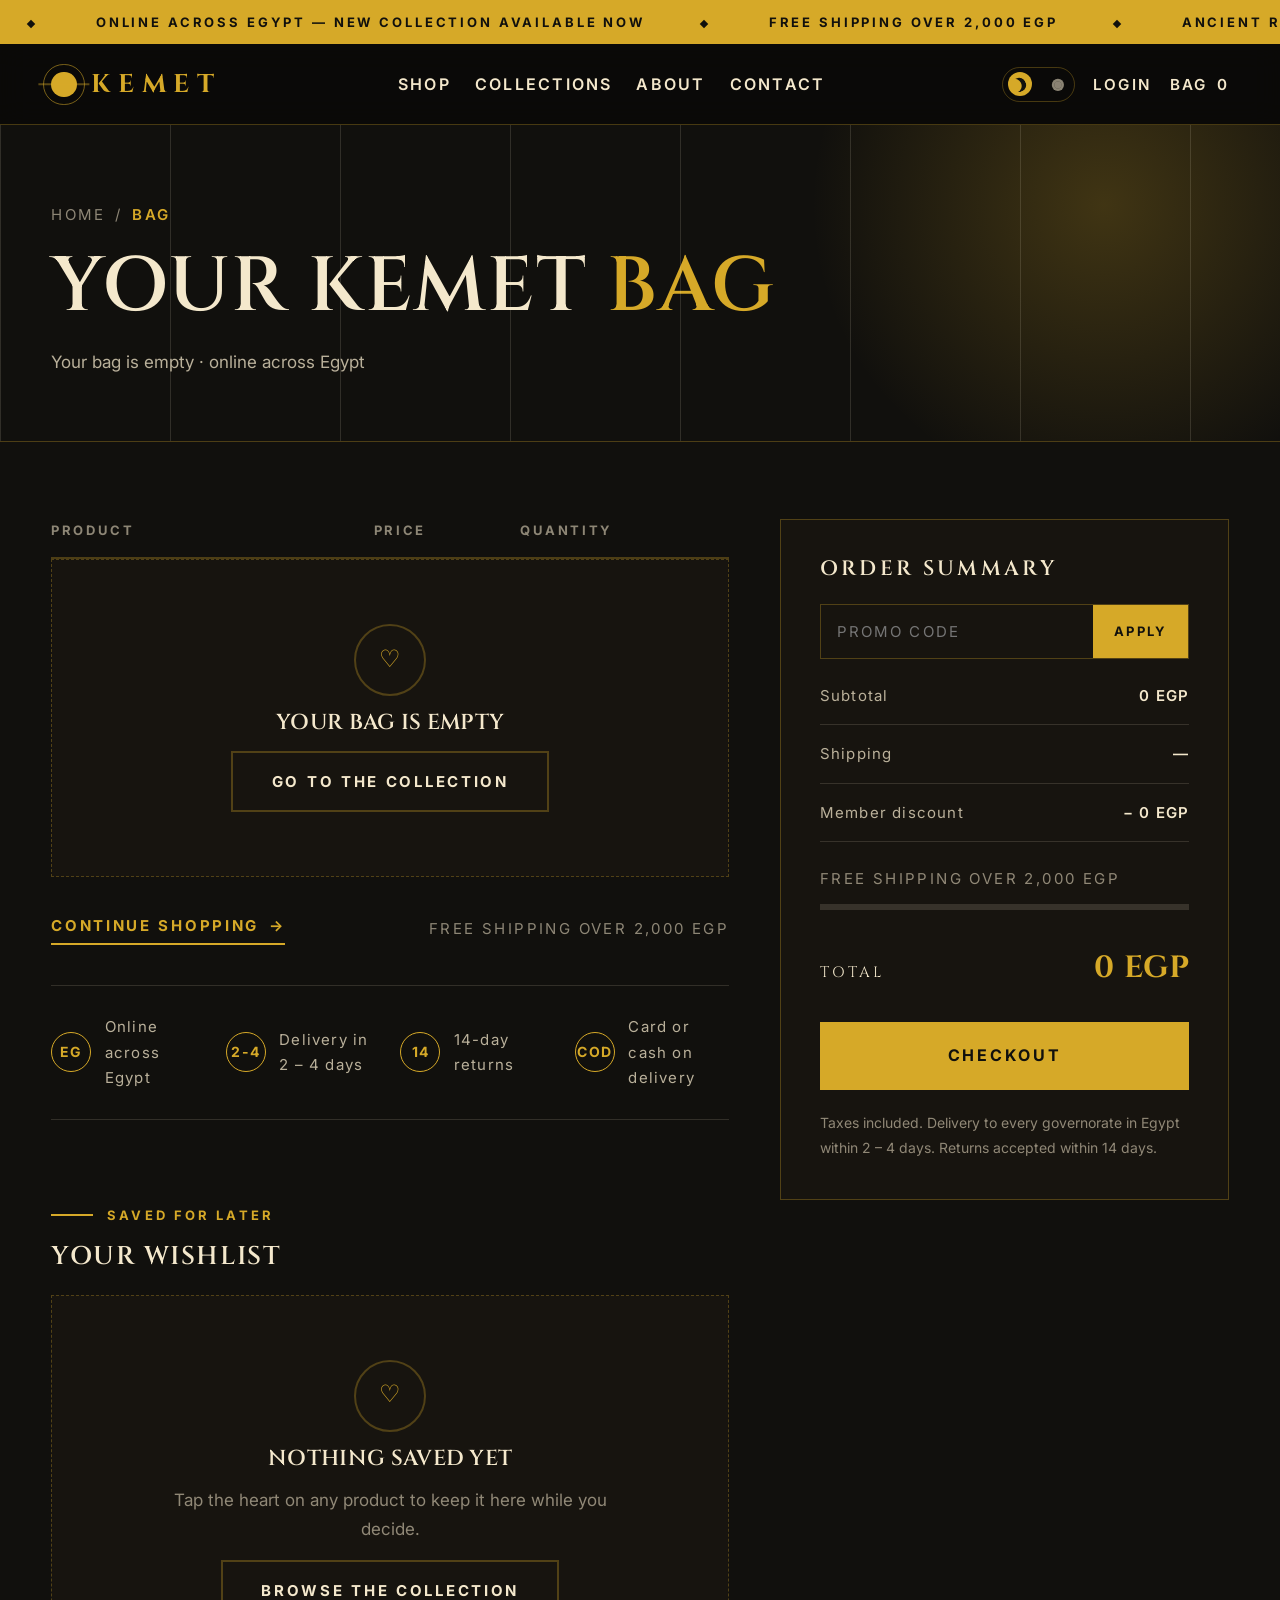
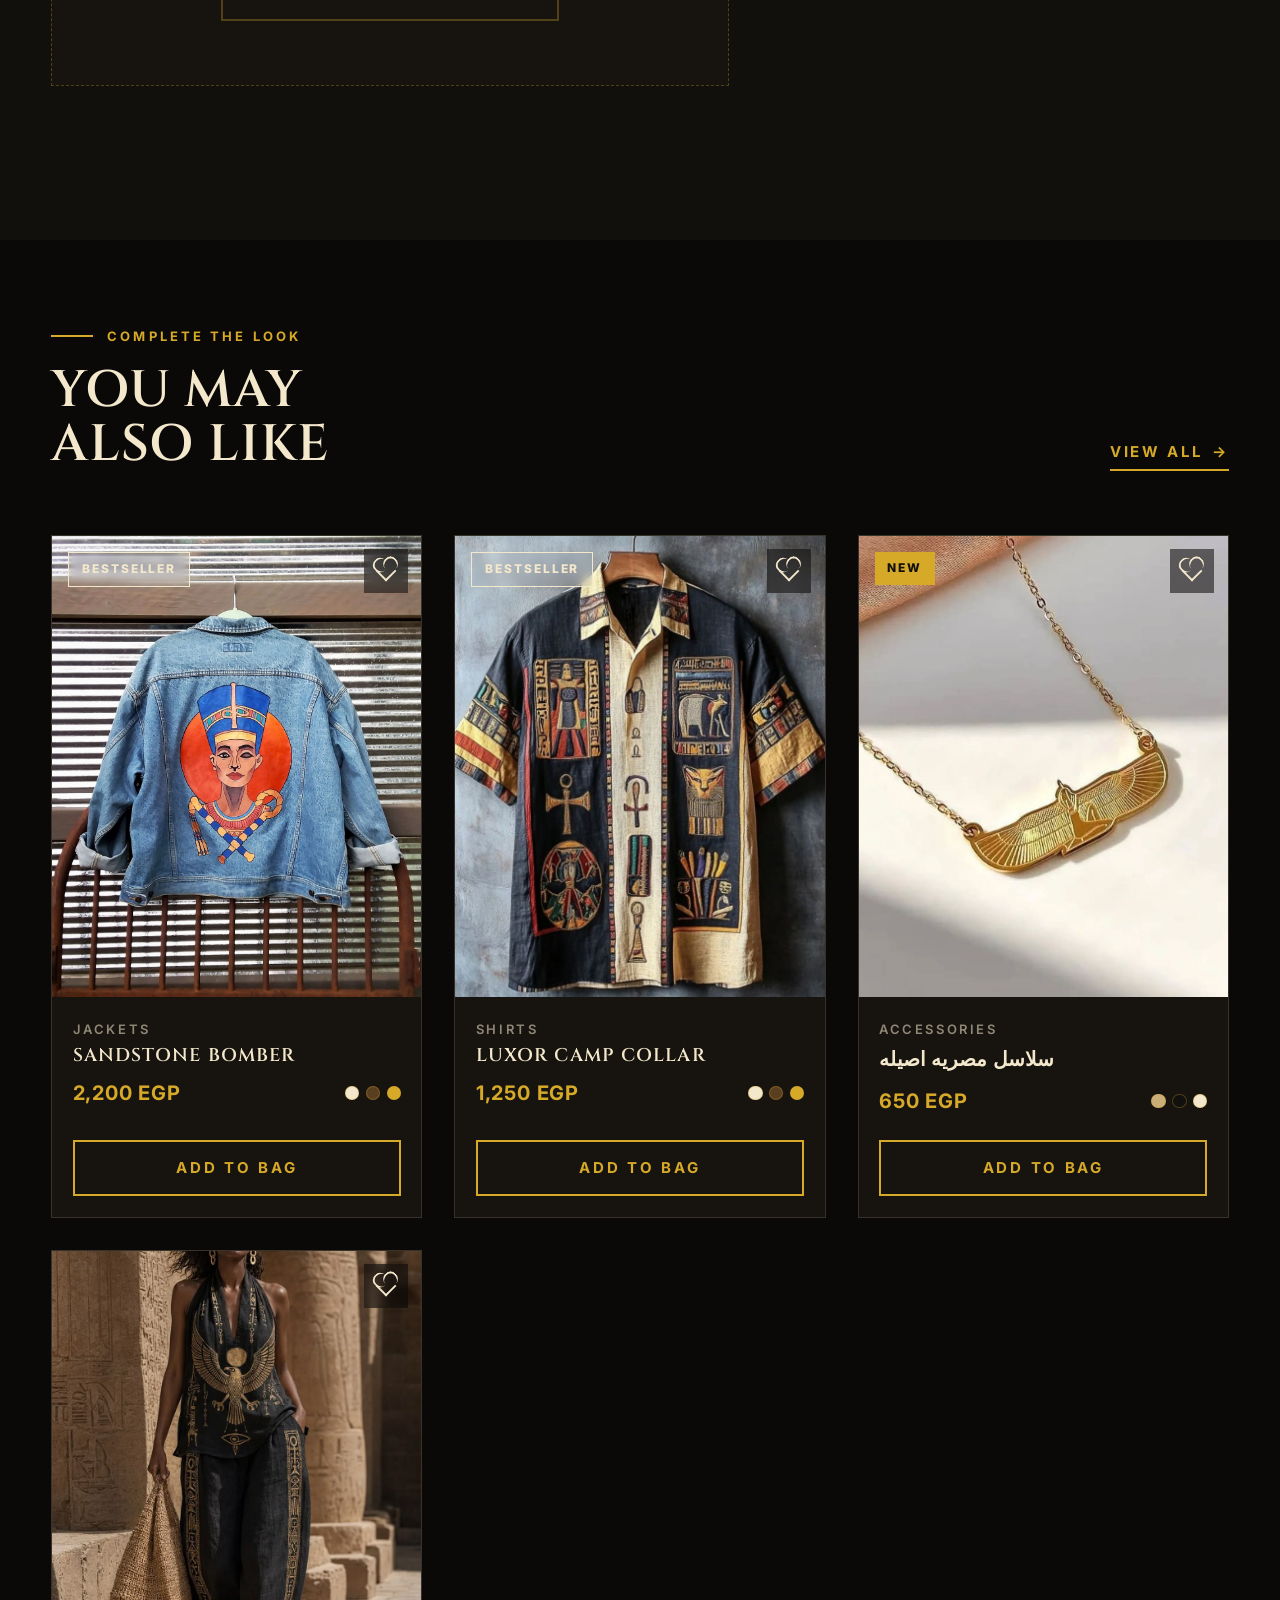
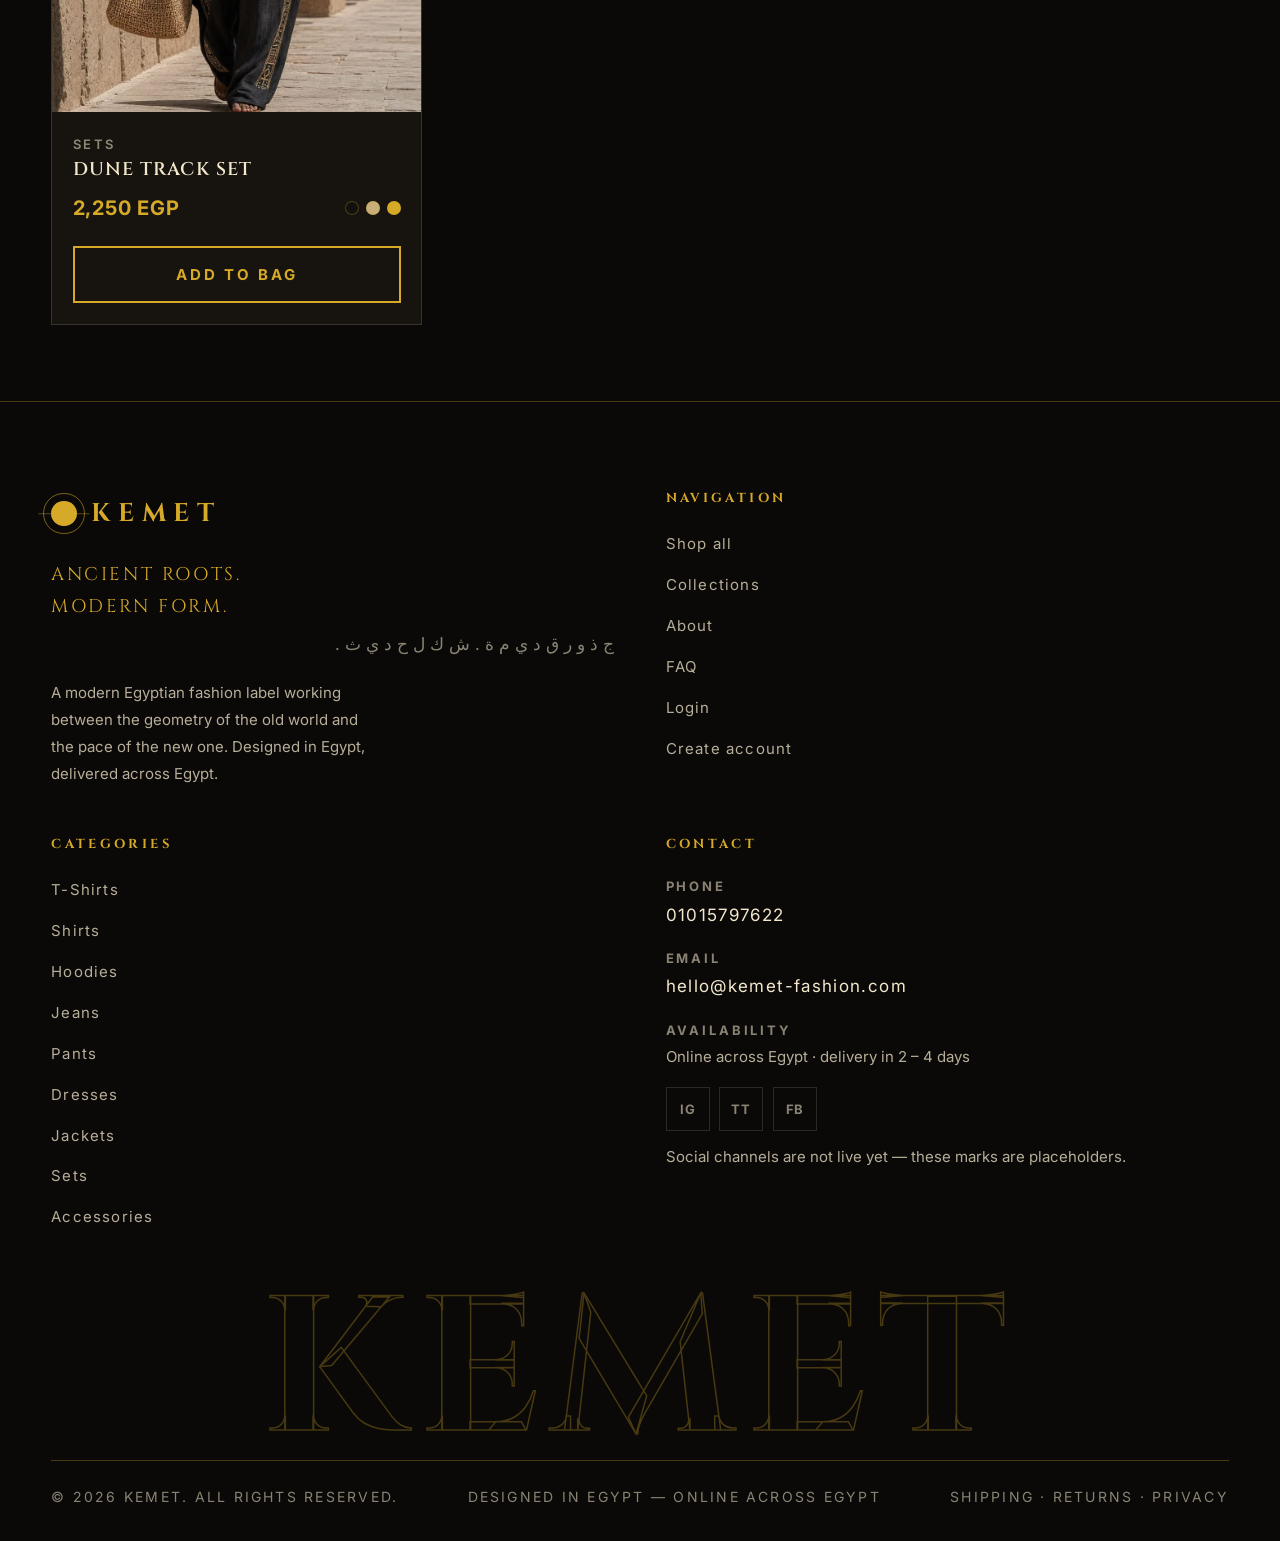
<file: cart.html>
<!doctype html>
<html lang="en">
  <head>
    <meta charset="UTF-8" />
    <meta name="viewport" content="width=device-width, initial-scale=1.0" />
    <meta name="description" content="Your KEMET bag. Online across Egypt." />
    <title>KEMET | Your bag</title>
    <link rel="stylesheet" href="CSS/style.css" />
  </head>
  <body>
    <a class="skip-link" href="#main"> Skip to content </a>
    <!-- THEME SWITCH
        This checkbox sits before the page wrapper. When it is checked the
        stylesheet swaps every colour variable, which turns KEMET NIGHT
        into KEMET DAY. No JavaScript involved. -->
    <input
      class="theme-input"
      type="checkbox"
      id="theme-toggle"
      aria-label="Switch between dark and light mode"
    />
    <div class="page">
      <!-- ANNOUNCEMENT BAR -->
      <div class="announce">
        <div class="announce-track">
          <p>
            <span>
              ONLINE ACROSS EGYPT &mdash; NEW COLLECTION AVAILABLE NOW
            </span>
            <span> FREE SHIPPING OVER 2,000 EGP </span>
            <span> ANCIENT ROOTS. MODERN FORM. </span>
          </p>
          <p>
            <span>
              ONLINE ACROSS EGYPT &mdash; NEW COLLECTION AVAILABLE NOW
            </span>
            <span> FREE SHIPPING OVER 2,000 EGP </span>
            <span> ANCIENT ROOTS. MODERN FORM. </span>
          </p>
        </div>
      </div>
      <!-- NAVBAR -->
      <header class="site-header">
        <input
          class="nav-toggle"
          type="checkbox"
          id="nav-toggle"
          aria-label="Open the menu"
        />
        <input
          class="search-toggle"
          type="checkbox"
          id="search-toggle"
          aria-label="Open search"
        />
        <div class="nav-bar">
          <a class="logo" href="index.html">
            <span class="sun-disk" aria-hidden="true"> </span>
            <span class="logo-name"> KEMET </span>
          </a>
          <nav class="nav-center" aria-label="Main navigation">
            <a class="nav-link" href="products.html"> Shop </a>
            <a class="nav-link" href="index.html#collections"> Collections </a>
            <a class="nav-link" href="index.html#about"> About </a>
            <a class="nav-link" href="index.html#contact"> Contact </a>
          </nav>
          <div class="nav-tools">
            <!-- THEME -->
            <label
              class="theme-switch"
              for="theme-toggle"
              title="Dark and light mode"
            >
              <span class="theme-knob" aria-hidden="true"> </span>
              <span class="t-moon" aria-hidden="true"> </span>
              <span class="t-sun" aria-hidden="true"> </span>
              <span class="sr-only"> Switch between dark and light mode </span>
            </label>
            <a class="nav-account" href="login.html"> Login </a>
            <a class="nav-bag" href="cart.html" aria-current="page">
              Bag
              <span class="bag-count"> 3 </span>
            </a>
            <label class="nav-burger" for="nav-toggle" title="Menu">
              <span> </span>
              <span> </span>
              <span> </span>
              <span class="sr-only"> Open the menu </span>
            </label>
          </div>
        </div>
        <!-- MOBILE MENU -->
        <nav class="nav-drawer" aria-label="Mobile navigation">
          <a href="products.html">
            Shop all
            <span> 01 </span>
          </a>
          <a href="index.html#collections">
            Collections
            <span> 02 </span>
          </a>
          <a href="index.html#about">
            About
            <span> 03 </span>
          </a>
          <a href="index.html#contact">
            Contact
            <span> 04 </span>
          </a>
          <a href="cart.html">
            Bag
            <span> 05 </span>
          </a>
          <a href="login.html">
            Login
            <span> 06 </span>
          </a>
          <div class="drawer-tools">
            <label class="theme-switch" for="theme-toggle">
              <span class="theme-knob" aria-hidden="true"> </span>
              <span class="t-moon" aria-hidden="true"> </span>
              <span class="t-sun" aria-hidden="true"> </span>
            </label>
          </div>
        </nav>
      </header>
      <main id="main">
        <!-- CART HERO -->
        <section class="page-hero sec-base">
          <span class="disk-glow" aria-hidden="true"> </span>
          <div class="columns-bg" aria-hidden="true"></div>
          <div class="container">
            <nav class="crumbs" aria-label="Breadcrumb">
              <a href="index.html"> Home </a>
              /
              <span aria-current="page"> Bag </span>
            </nav>
            <h1>
              Your KEMET
              <em> bag </em>
            </h1>
            <p class="lead" id="cart-hero-text">
              Three pieces selected &middot; online across Egypt
            </p>
          </div>
        </section>
        <!-- CART -->
        <section class="section-sm sec-base">
          <div class="container">
            <div class="cart-layout">
              <div>
                <div class="cart-head">
                  <p>Product</p>
                  <p>Price</p>
                  <p>Quantity</p>
                  <p>
                    <span class="sr-only"> Remove </span>
                  </p>
                </div>
                <div id="cart-container"></div>
                
                <div class="cart-actions">
                  <a class="link-line" href="products.html">
                    Continue shopping
                    <span class="arrow"> &rarr; </span>
                  </a>
                  <p class="caption">Free shipping over 2,000 EGP</p>
                </div>
                <div class="trust-strip">
                  <div>
                    <span class="trust-mark" aria-hidden="true"> EG </span>
                    Online across Egypt
                  </div>
                  <div>
                    <span class="trust-mark" aria-hidden="true"> 2-4 </span>
                    Delivery in 2 &ndash; 4 days
                  </div>
                  <div>
                    <span class="trust-mark" aria-hidden="true"> 14 </span>
                    14-day returns
                  </div>
                  <div>
                    <span class="trust-mark" aria-hidden="true"> COD </span>
                    Card or cash on delivery
                  </div>
                </div>
                <!-- SAVED ITEMS - empty state -->
                <div class="section-sm">
                  <div class="section-head" style="margin-bottom: 1.5rem">
                    <div>
                      <span class="label"> Saved for later </span>
                      <h2 class="display-3">Your wishlist</h2>
                    </div>
                  </div>
                  <div class="empty-state">
                    <span class="empty-mark" aria-hidden="true"> &#9825; </span>
                    <h3>Nothing saved yet</h3>
                    <p>
                      Tap the heart on any product to keep it here while you
                      decide.
                    </p>
                    <a class="btn-ghost" href="products.html">
                      <span> Browse the collection </span>
                    </a>
                  </div>
                </div>
              </div>
              <aside class="summary" aria-label="Order summary">
                <h2>Order summary</h2>
                <div class="promo-code">
                  <label class="sr-only" for="promo"> Promo code </label>
                  <input id="promo" type="text" placeholder="Promo code" />
                  <button type="button">Apply</button>
                </div>
                <div class="summary-line">
                  <span> Subtotal </span>
                  <strong class="summary-subtotal"> 0 EGP </strong>
                </div>
                <div class="summary-line">
                  <span> Shipping </span>
                  <strong id="summary-shipping" class="summary-shipping" class="free"> Free </strong>
                </div>
                <div class="summary-line" id="summary-discount-line" hidden >
                  <span> Member discount </span>
                  <strong id="summary-discount"> &minus; 0 EGP </strong>
                </div>
                <div class="ship-bar">
                  <p class="caption" id="ship-caption">Free shipping over 2,000 EGP</p>
                  <span class="ship-track">
                    <span class="ship-fill" id="ship-fill"> </span>
                  </span>
                </div>
                <div class="summary-total">
                  <span> Total </span>
                  <b id="summary-total"> 0 EGP </b>
                </div>
                <a class="btn btn-block btn-lg" href="#">
                  <span> Checkout </span>
                </a>
                <p class="summary-note">
                  Taxes included. Delivery to every governorate in Egypt within
                  2 &ndash; 4 days. Returns accepted within 14 days.
                </p>
              </aside>
            </div>
          </div>
        </section>
        <!-- RECOMMENDED -->
        <section class="section-sm sec-alt">
          <div class="container-wide">
            <div class="section-head reveal">
              <div>
                <span class="label"> Complete the look </span>
                <h2 class="display-2">
                  You may
                  <br />
                  also like
                </h2>
              </div>
              <a class="link-line" href="products.html">
                View all
                <span class="arrow"> &rarr; </span>
              </a>
            </div>
            <div class="product-grid stagger">
              <article class="product-card">
                <div class="product-media">
                  <span class="badge badge-best"> BESTSELLER </span>
                  <img
                    src="images/jacket-2.jpg"
                    alt="Sandstone Bomber - KEMET jackets"
                  />
                  <input class="wish-input" type="checkbox" id="wish-1" />
                  <label class="wish" for="wish-1" title="Save to wishlist">
                    <span class="heart" aria-hidden="true"> </span>
                    <span class="sr-only">
                      Save SANDSTONE BOMBER to wishlist
                    </span>
                  </label>
                  <a class="quick-view" href="jackets.html"> Quick view </a>
                </div>
                <div class="product-body">
                  <p class="product-cat">Jackets</p>
                  <h3 class="product-name">SANDSTONE BOMBER</h3>
                  <div class="product-meta">
                    <p class="product-price">2,200 EGP</p>
                    <div class="swatches" aria-hidden="true">
                      <span class="sw-cream"> </span>
                      <span class="sw-brown"> </span>
                      <span class="sw-gold"> </span>
                    </div>
                  </div>
                  <input class="add-input" type="checkbox" id="add-2" />
                  <label class="add-btn" for="add-2">
                    <span class="idle"> Add to bag </span>
                    <span class="added"> Added to bag &#10003; </span>
                  </label>
                </div>
              </article>
              <article class="product-card">
                <div class="product-media">
                  <span class="badge badge-best"> BESTSELLER </span>
                  <img
                    src="images/shirt-2.jpg"
                    alt="Luxor Camp Collar - KEMET shirts"
                  />
                  <input class="wish-input" type="checkbox" id="wish-3" />
                  <label class="wish" for="wish-3" title="Save to wishlist">
                    <span class="heart" aria-hidden="true"> </span>
                    <span class="sr-only">
                      Save LUXOR CAMP COLLAR to wishlist
                    </span>
                  </label>
                  <a class="quick-view" href="shirts.html"> Quick view </a>
                </div>
                <div class="product-body">
                  <p class="product-cat">Shirts</p>
                  <h3 class="product-name">LUXOR CAMP COLLAR</h3>
                  <div class="product-meta">
                    <p class="product-price">1,250 EGP</p>
                    <div class="swatches" aria-hidden="true">
                      <span class="sw-cream"> </span>
                      <span class="sw-brown"> </span>
                      <span class="sw-gold"> </span>
                    </div>
                  </div>
                  <input class="add-input" type="checkbox" id="add-4" />
                  <label class="add-btn" for="add-4">
                    <span class="idle"> Add to bag </span>
                    <span class="added"> Added to bag &#10003; </span>
                  </label>
                </div>
              </article>
              <article class="product-card">
                <div class="product-media">
                  <span class="badge badge-new"> NEW </span>
                  <img
                    src="images/accessory-1.jpg"
                    alt="سلاسل مصريه اصيله - KEMET accessories"
                  />
                  <input class="wish-input" type="checkbox" id="wish-5" />
                  <label class="wish" for="wish-5" title="Save to wishlist">
                    <span class="heart" aria-hidden="true"> </span>
                    <span class="sr-only">
                      Save سلاسل مصريه اصيله to wishlist
                    </span>
                  </label>
                  <a class="quick-view" href="accessories.html"> Quick view </a>
                </div>
                <div class="product-body">
                  <p class="product-cat">Accessories</p>
                  <h3 class="product-name" lang="ar">سلاسل مصريه اصيله</h3>
                  <div class="product-meta">
                    <p class="product-price">650 EGP</p>
                    <div class="swatches" aria-hidden="true">
                      <span class="sw-sand"> </span>
                      <span class="sw-black"> </span>
                      <span class="sw-cream"> </span>
                    </div>
                  </div>
                  <input class="add-input" type="checkbox" id="add-6" />
                  <label class="add-btn" for="add-6">
                    <span class="idle"> Add to bag </span>
                    <span class="added"> Added to bag &#10003; </span>
                  </label>
                </div>
              </article>
              <article class="product-card">
                <div class="product-media">
                  <img
                    src="images/set-3.jpg"
                    alt="Dune Track Set - KEMET sets"
                  />
                  <input class="wish-input" type="checkbox" id="wish-7" />
                  <label class="wish" for="wish-7" title="Save to wishlist">
                    <span class="heart" aria-hidden="true"> </span>
                    <span class="sr-only">
                      Save DUNE TRACK SET to wishlist
                    </span>
                  </label>
                  <a class="quick-view" href="sets.html"> Quick view </a>
                </div>
                <div class="product-body">
                  <p class="product-cat">Sets</p>
                  <h3 class="product-name">DUNE TRACK SET</h3>
                  <div class="product-meta">
                    <p class="product-price">2,250 EGP</p>
                    <div class="swatches" aria-hidden="true">
                      <span class="sw-black"> </span>
                      <span class="sw-sand"> </span>
                      <span class="sw-gold"> </span>
                    </div>
                  </div>
                  <input class="add-input" type="checkbox" id="add-8" />
                  <label class="add-btn" for="add-8">
                    <span class="idle"> Add to bag </span>
                    <span class="added"> Added to bag &#10003; </span>
                  </label>
                </div>
              </article>
            </div>
          </div>
        </section>
      </main>
      <!-- FOOTER -->
      <footer class="site-footer" id="contact">
        <div class="container">
          <div class="footer-top">
            <div class="footer-brand">
              <a class="logo" href="index.html">
                <span class="sun-disk" aria-hidden="true"> </span>
                <span class="logo-name"> KEMET </span>
              </a>
              <p class="footer-motto">
                Ancient roots.
                <br />
                Modern form.
              </p>
              <p class="footer-motto-ar" lang="ar" dir="rtl">
                &#1580; &#1584; &#1608; &#1585; &#1602; &#1583; &#1610; &#1605;
                &#1577; . &#1588; &#1603; &#1604; &#1581; &#1583; &#1610;
                &#1579; .
              </p>
              <p class="footer-note">
                A modern Egyptian fashion label working between the geometry of
                the old world and the pace of the new one. Designed in Egypt,
                delivered across Egypt.
              </p>
            </div>
            <div class="footer-col">
              <h3>Navigation</h3>
              <ul>
                <li>
                  <a href="products.html"> Shop all </a>
                </li>
                <li>
                  <a href="index.html#collections"> Collections </a>
                </li>
                <li>
                  <a href="index.html#about"> About </a>
                </li>
                <li>
                  <a href="index.html#faq"> FAQ </a>
                </li>
                <li>
                  <a href="login.html"> Login </a>
                </li>
                <li>
                  <a href="register.html"> Create account </a>
                </li>
              </ul>
            </div>
            <div class="footer-col">
              <h3>Categories</h3>
              <ul>
                <li>
                  <a href="tshirts.html"> T-Shirts </a>
                </li>
                <li>
                  <a href="shirts.html"> Shirts </a>
                </li>
                <li>
                  <a href="hoodies.html"> Hoodies </a>
                </li>
                <li>
                  <a href="jeans.html"> Jeans </a>
                </li>
                <li>
                  <a href="pants.html"> Pants </a>
                </li>
                <li>
                  <a href="dresses.html"> Dresses </a>
                </li>
                <li>
                  <a href="jackets.html"> Jackets </a>
                </li>
                <li>
                  <a href="sets.html"> Sets </a>
                </li>
                <li>
                  <a href="accessories.html"> Accessories </a>
                </li>
              </ul>
            </div>
            <div class="footer-col footer-contact">
              <h3>Contact</h3>
              <p>
                <strong> Phone </strong>
                <a href="tel:+201015797622"> 01015797622 </a>
              </p>
              <p>
                <strong> Email </strong>
                <a href="mailto:hello@kemet-fashion.com">
                  hello@kemet-fashion.com
                </a>
              </p>
              <p>
                <strong> Availability </strong>
                Online across Egypt &middot; delivery in 2 &ndash; 4 days
              </p>
              <div class="social-row" aria-hidden="true">
                <span class="social-mark"> IG </span>
                <span class="social-mark"> TT </span>
                <span class="social-mark"> FB </span>
              </div>
              <p class="social-note">
                Social channels are not live yet &mdash; these marks are
                placeholders.
              </p>
            </div>
          </div>
          <p class="footer-word" aria-hidden="true">KEMET</p>
          <div class="footer-bottom">
            <p>&copy; 2026 KEMET. All rights reserved.</p>
            <p>Designed in Egypt &mdash; online across Egypt</p>
            <p>Shipping &middot; Returns &middot; Privacy</p>
          </div>
        </div>
      </footer>
    </div>
    <!-- /page -->
    <script src="js/cart.js"></script>
    <script src="js/main.js"></script>
  </body>
</html>
</file>
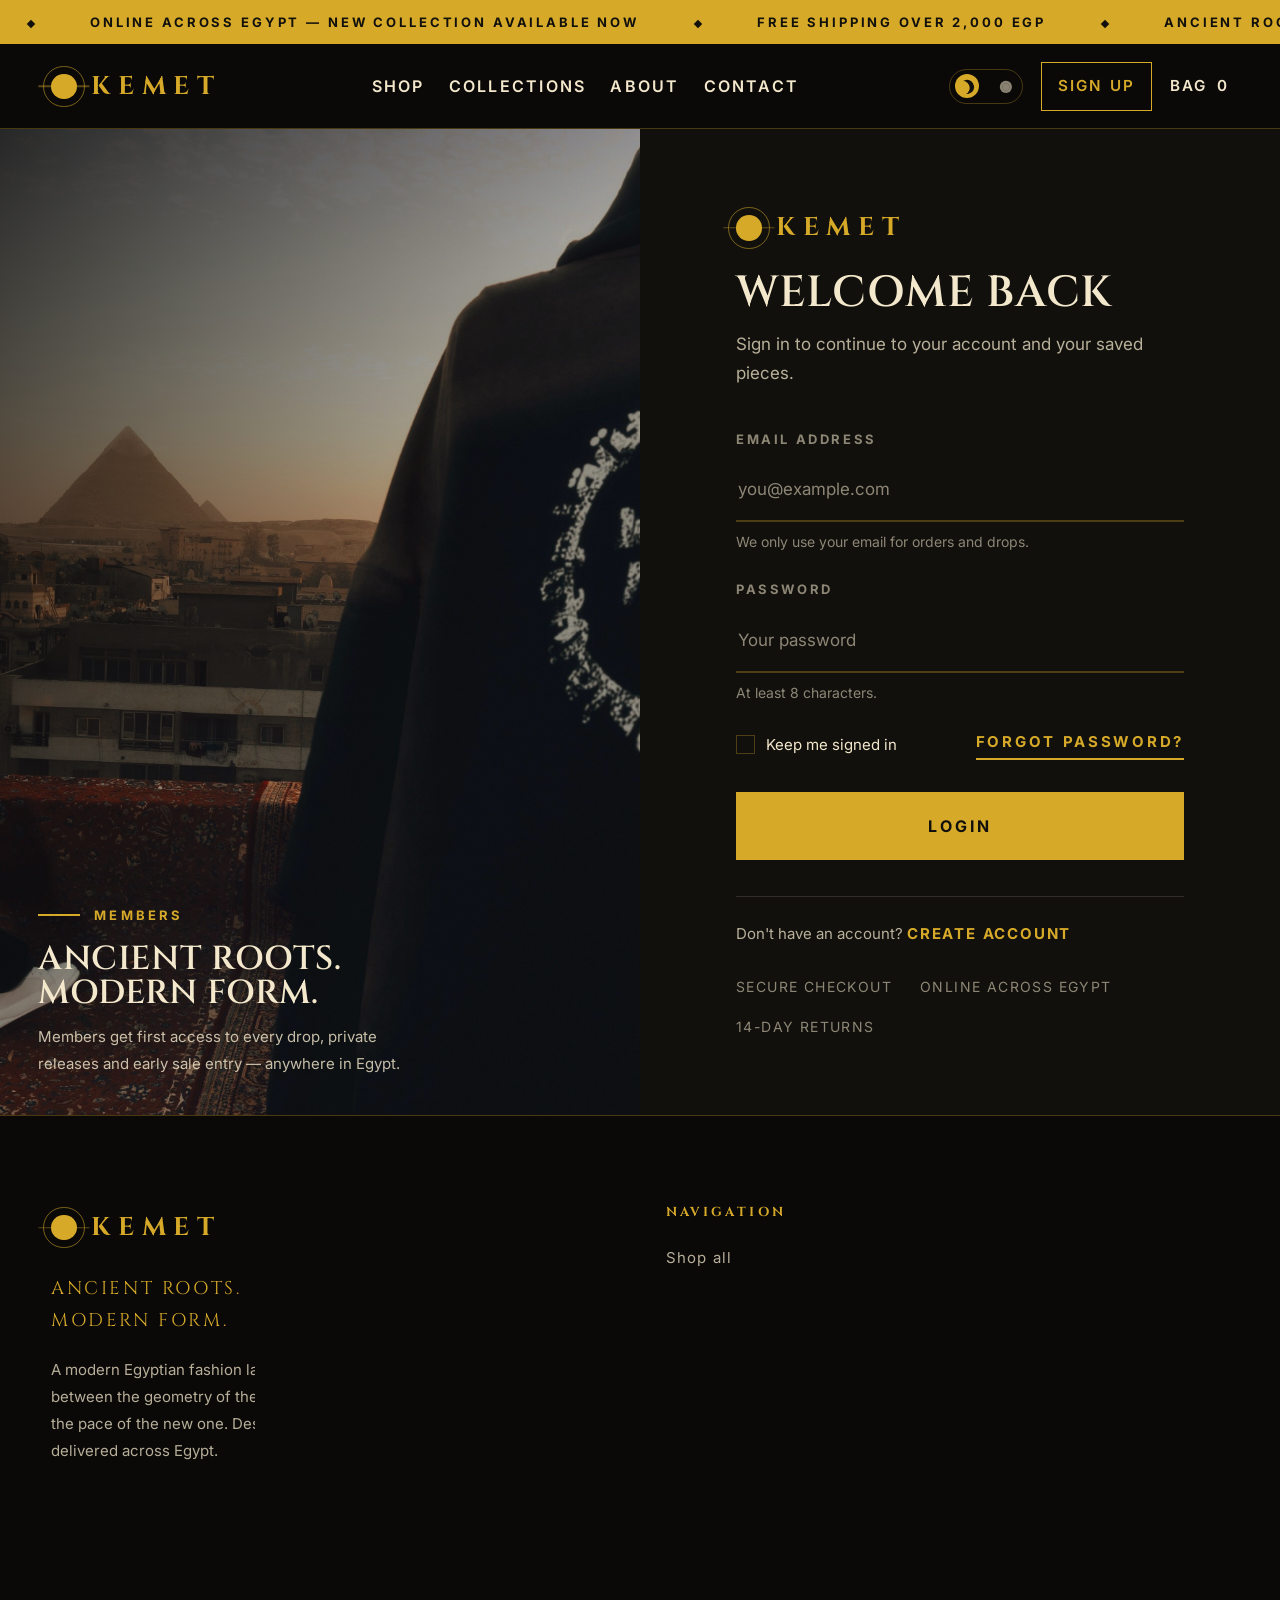
<file: login.html>
<!doctype html>
<html lang="en">

<head>
  <meta charset="UTF-8" />
  <meta name="viewport" content="width=device-width, initial-scale=1.0" />
  <meta name="description" content="Log in to your KEMET account." />
  <title>KEMET | Login</title>
  <link rel="stylesheet" href="CSS/style.css" />
</head>

<body>
  <a class="skip-link" href="#main">Skip to content</a>

  <!-- THEME SWITCH
        This checkbox sits before the page wrapper. When it is checked the
        stylesheet swaps every colour variable, which turns KEMET NIGHT
        into KEMET DAY. No JavaScript involved. -->
  <input class="theme-input" type="checkbox" id="theme-toggle" aria-label="Switch between dark and light mode" />

  <div class="page">
    <!-- ANNOUNCEMENT BAR -->
    <div class="announce">
      <div class="announce-track">
        <p>
          <span>ONLINE ACROSS EGYPT &mdash; NEW COLLECTION AVAILABLE NOW</span><span>FREE SHIPPING OVER 2,000
            EGP</span><span>ANCIENT ROOTS. MODERN FORM.</span>
        </p>
        <p>
          <span>ONLINE ACROSS EGYPT &mdash; NEW COLLECTION AVAILABLE NOW</span><span>FREE SHIPPING OVER 2,000
            EGP</span><span>ANCIENT ROOTS. MODERN FORM.</span>
        </p>
      </div>
    </div>

    <!-- NAVBAR -->
    <header class="site-header">
      <input class="nav-toggle" type="checkbox" id="nav-toggle" aria-label="Open the menu" />
      <input class="search-toggle" type="checkbox" id="search-toggle" aria-label="Open search" />

      <div class="nav-bar">
        <a class="logo" href="index.html">
          <span class="sun-disk" aria-hidden="true"></span>
          <span class="logo-name">KEMET</span>
        </a>

        <nav class="nav-center" aria-label="Main navigation">
          <a class="nav-link" href="products.html">Shop</a>
          <a class="nav-link" href="index.html#collections">Collections</a>
          <a class="nav-link" href="index.html#about">About</a>
          <a class="nav-link" href="index.html#contact">Contact</a>
        </nav>
        <div class="nav-tools">
          <!-- THEME -->
          <label class="theme-switch" for="theme-toggle" title="Dark and light mode">
            <span class="theme-knob" aria-hidden="true"></span>
            <span class="t-moon" aria-hidden="true"></span>
            <span class="t-sun" aria-hidden="true"></span>
            <span class="sr-only">Switch between dark and light mode</span>
          </label>
          <a class="nav-account nav-signup" href="register.html" aria-current="page">
            Sign Up
          </a>

          <a class="nav-bag" href="cart.html">
            Bag <span class="bag-count">3</span>
          </a>

          <label class="nav-burger" for="nav-toggle" title="Menu">
            <span></span>
            <span></span>
            <span></span>
            <span class="sr-only">Open the menu</span>
          </label>
        </div>
      </div>

      <!-- MOBILE MENU -->
      <nav class="nav-drawer" aria-label="Mobile navigation">
        <a href="products.html">Shop all <span>01</span></a>
        <a href="index.html#collections">Collections <span>02</span></a>
        <a href="index.html#about">About <span>03</span></a>
        <a href="index.html#contact">Contact <span>04</span></a>
        <a href="login.html">Login <span>05</span></a>
        <a href="cart.html">Bag <span>06</span></a>
        <div class="drawer-tools">
          <label class="theme-switch" for="theme-toggle">
            <span class="theme-knob" aria-hidden="true"></span>
            <span class="t-moon" aria-hidden="true"></span>
            <span class="t-sun" aria-hidden="true"></span>
          </label>
        </div>
      </nav>
    </header>

    <main id="main">
      <!-- LOGIN -->
      <section class="auth sec-base">
        <div class="auth-media">
          <img src="images/login.jpg" alt="KEMET dress from the 2026 collection" />
          <div class="auth-media-copy">
            <span class="label">Members</span>
            <h2>Ancient roots.<br />Modern form.</h2>
            <p>
              Members get first access to every drop, private releases and
              early sale entry &mdash; anywhere in Egypt.
            </p>
          </div>
        </div>

        <div class="auth-panel">
          <div class="auth-box">
            <a class="logo" href="index.html">
              <span class="sun-disk" aria-hidden="true"></span>
              <span class="logo-name">KEMET</span>
            </a>
            <h1>Welcome back</h1>
            <p class="auth-intro">
              Sign in to continue to your account and your saved pieces.
            </p>

            <form action="#" novalidate>
              <div class="field">
                <label for="email">Email address</label>
                <input id="email" type="email" placeholder="you@example.com" required />
                <span class="hint">We only use your email for orders and drops.</span>
                <span class="error">Please enter a valid email address.</span>
              </div>

              <div class="field">
                <label for="password">Password</label>
                <input id="password" type="password" placeholder="Your password" minlength="8" required />
                <span class="hint">At least 8 characters.</span>
                <span class="error">Your password must be at least 8 characters.</span>
              </div>

              <div class="auth-row">
                <label class="checkbox"><input type="checkbox" /> Keep me signed in</label>
                <a class="link-line" href="#">Forgot password?</a>
              </div>

              <button class="btn btn-block btn-lg" type="submit">
                <span>Login</span>
              </button>
            </form>

            <p class="auth-switch">
              Don't have an account?
              <a href="register.html">Create account</a>
            </p>

            <div class="auth-trust">
              <span>Secure checkout</span>
              <span>Online across Egypt</span>
              <span>14-day returns</span>
            </div>
          </div>
        </div>
      </section>
    </main>

    <!-- FOOTER -->
    <footer class="site-footer" id="contact">
      <div class="container">
        <div class="footer-top">
          <div class="footer-brand">
            <a class="logo" href="index.html">
              <span class="sun-disk" aria-hidden="true"></span>
              <span class="logo-name">KEMET</span>
            </a>
            <p class="footer-motto">Ancient roots.<br />Modern form.</p>
            <p class="footer-note">
              A modern Egyptian fashion label working between the geometry of
              the old world and the pace of the new one. Designed in Egypt,
              delivered across Egypt.
            </p>
          </div>

          <div class="footer-col">
            <h3>Navigation</h3>
            <ul>
              <li><a href="products.html">Shop all</a></li>
              <li><a href="index.html#collections">Collections</a></li>
              <li><a href="index.html#about">About</a></li>
              <li><a href="index.html#faq">FAQ</a></li>
              <li><a href="login.html">Login</a></li>
              <li><a href="register.html">Create account</a></li>
            </ul>
          </div>

          <div class="footer-col">
            <h3>Categories</h3>
            <ul>
              <li><a href="products.html?category=T-Shirts">T-Shirts</a></li>
              <li><a href="products.html?category=Shirts">Shirts</a></li>
              <li><a href="products.html?category=Hoodies">Hoodies</a></li>
              <li><a href="products.html?category=Jeans">Jeans</a></li>
              <li><a href="products.html?category=Pants">Pants</a></li>
              <li><a href="products.html?category=Dresses">Dresses</a></li>
              <li><a href="products.html?category=Jackets">Jackets</a></li>
              <li><a href="products.html?category=Sets">Sets</a></li>
              <li>
                <a href="products.html?category=Accessories">Accessories</a>
              </li>
            </ul>
          </div>

          <div class="footer-col footer-contact">
            <h3>Contact</h3>
            <p>
              <strong>Phone</strong>
              <a href="tel:+201015797622">01015797622</a>
            </p>
            <p>
              <strong>Email</strong>
              <a href="mailto:hello@kemet-fashion.com">hello@kemet-fashion.com</a>
            </p>
            <p>
              <strong>Availability</strong>
              Online across Egypt &middot; delivery in 2&ndash;4 days
            </p>
            <div class="social-row" aria-hidden="true">
              <span class="social-mark">IG</span>
              <span class="social-mark">TT</span>
              <span class="social-mark">FB</span>
            </div>
            <p class="social-note">
              Social channels are not live yet &mdash; these marks are
              placeholders.
            </p>
          </div>
        </div>

        <p class="footer-word" aria-hidden="true">KEMET</p>

        <div class="footer-bottom">
          <p>&copy; 2026 KEMET. All rights reserved.</p>
          <p>Designed in Egypt &mdash; online across Egypt</p>
          <p>Shipping &middot; Returns &middot; Privacy</p>
        </div>
      </div>
    </footer>
  </div>
  
  <!-- /page -->
  <script src="js/main.js"></script>
  <script src="js/login.js"></script>

</body>

</html>
</file>
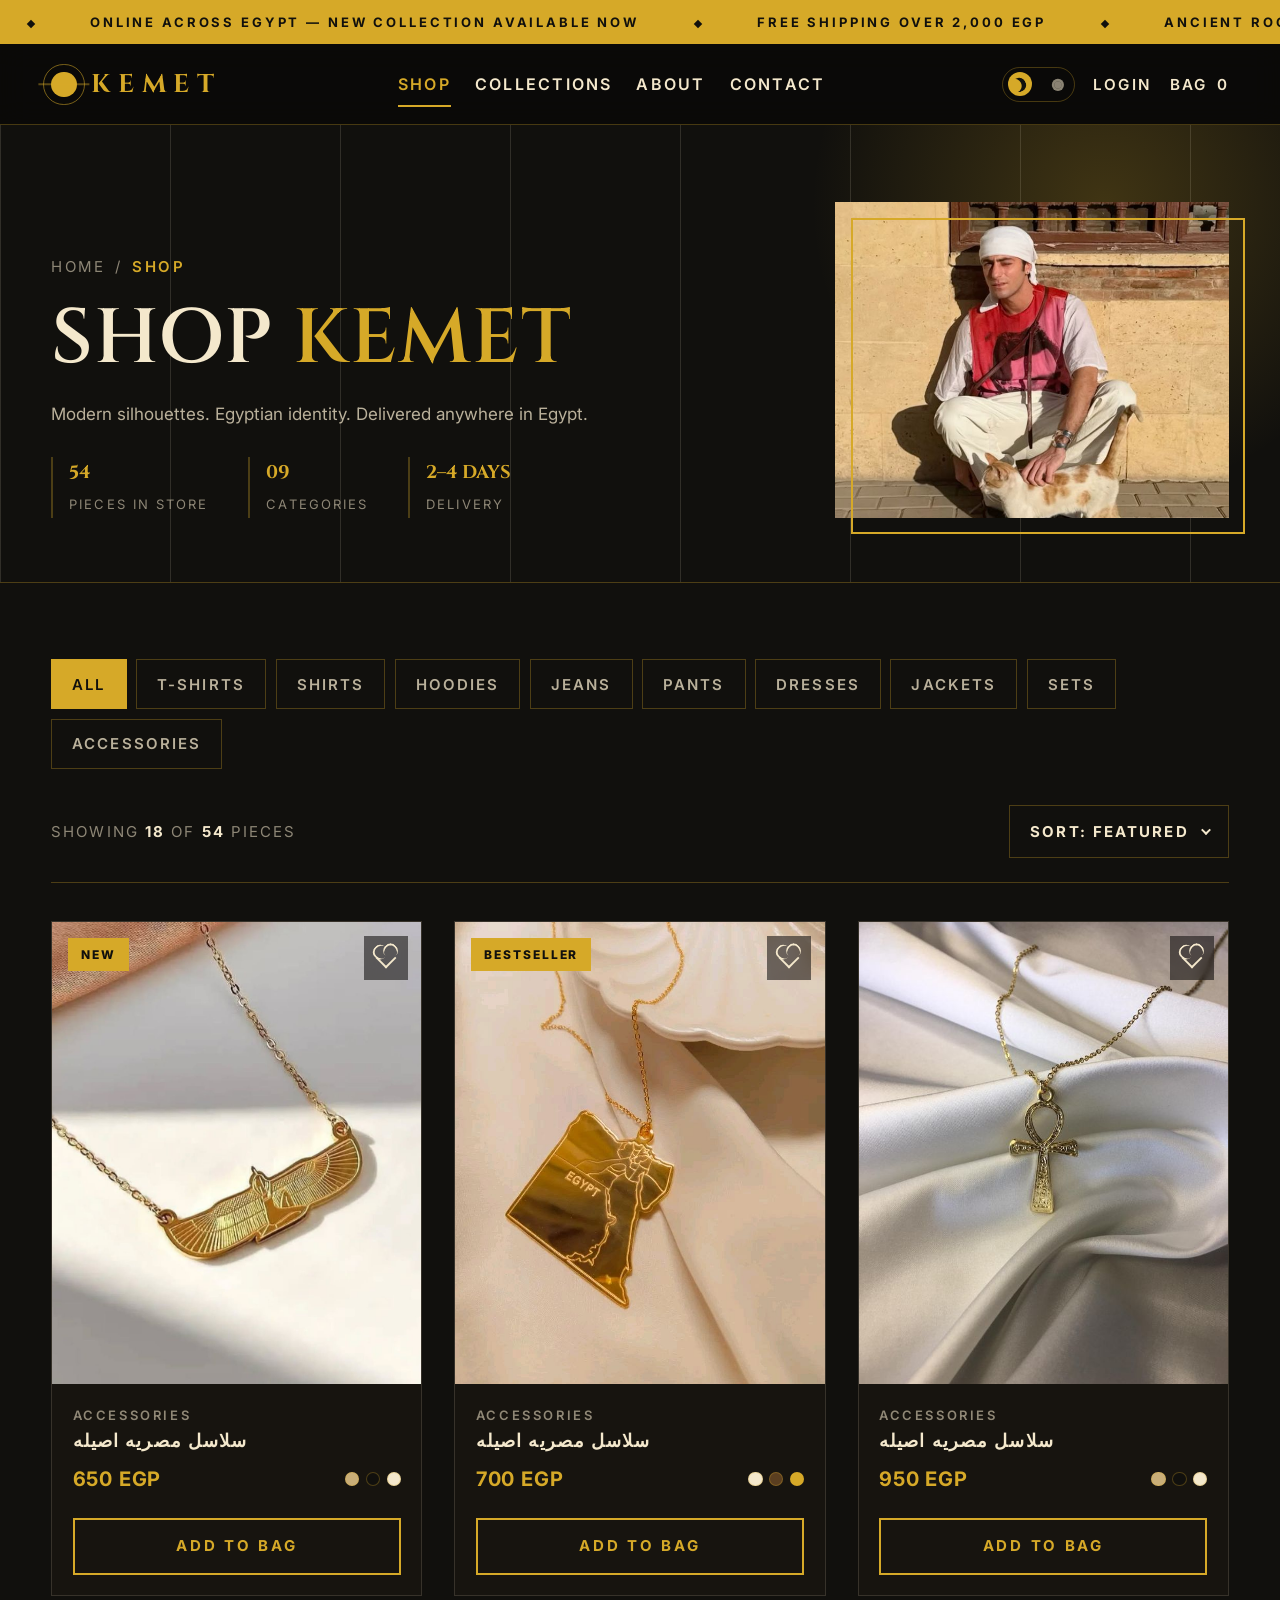
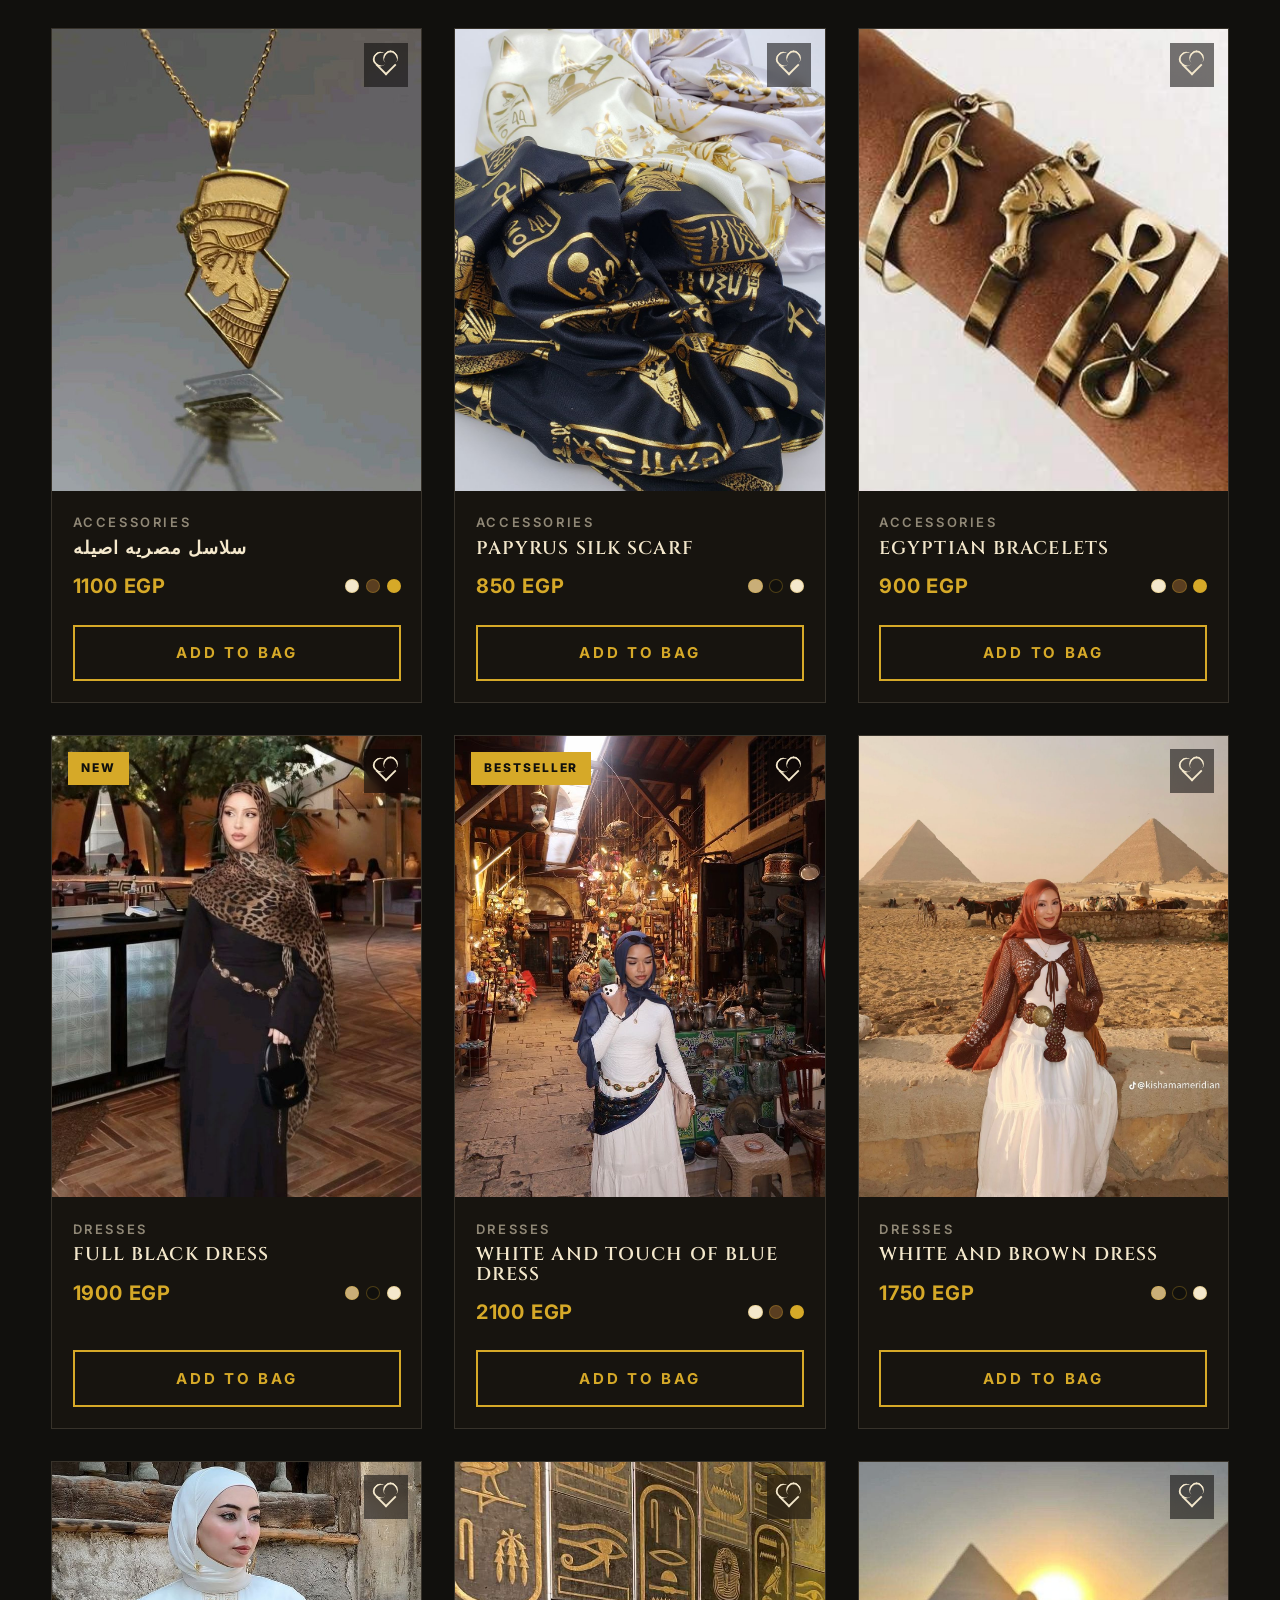
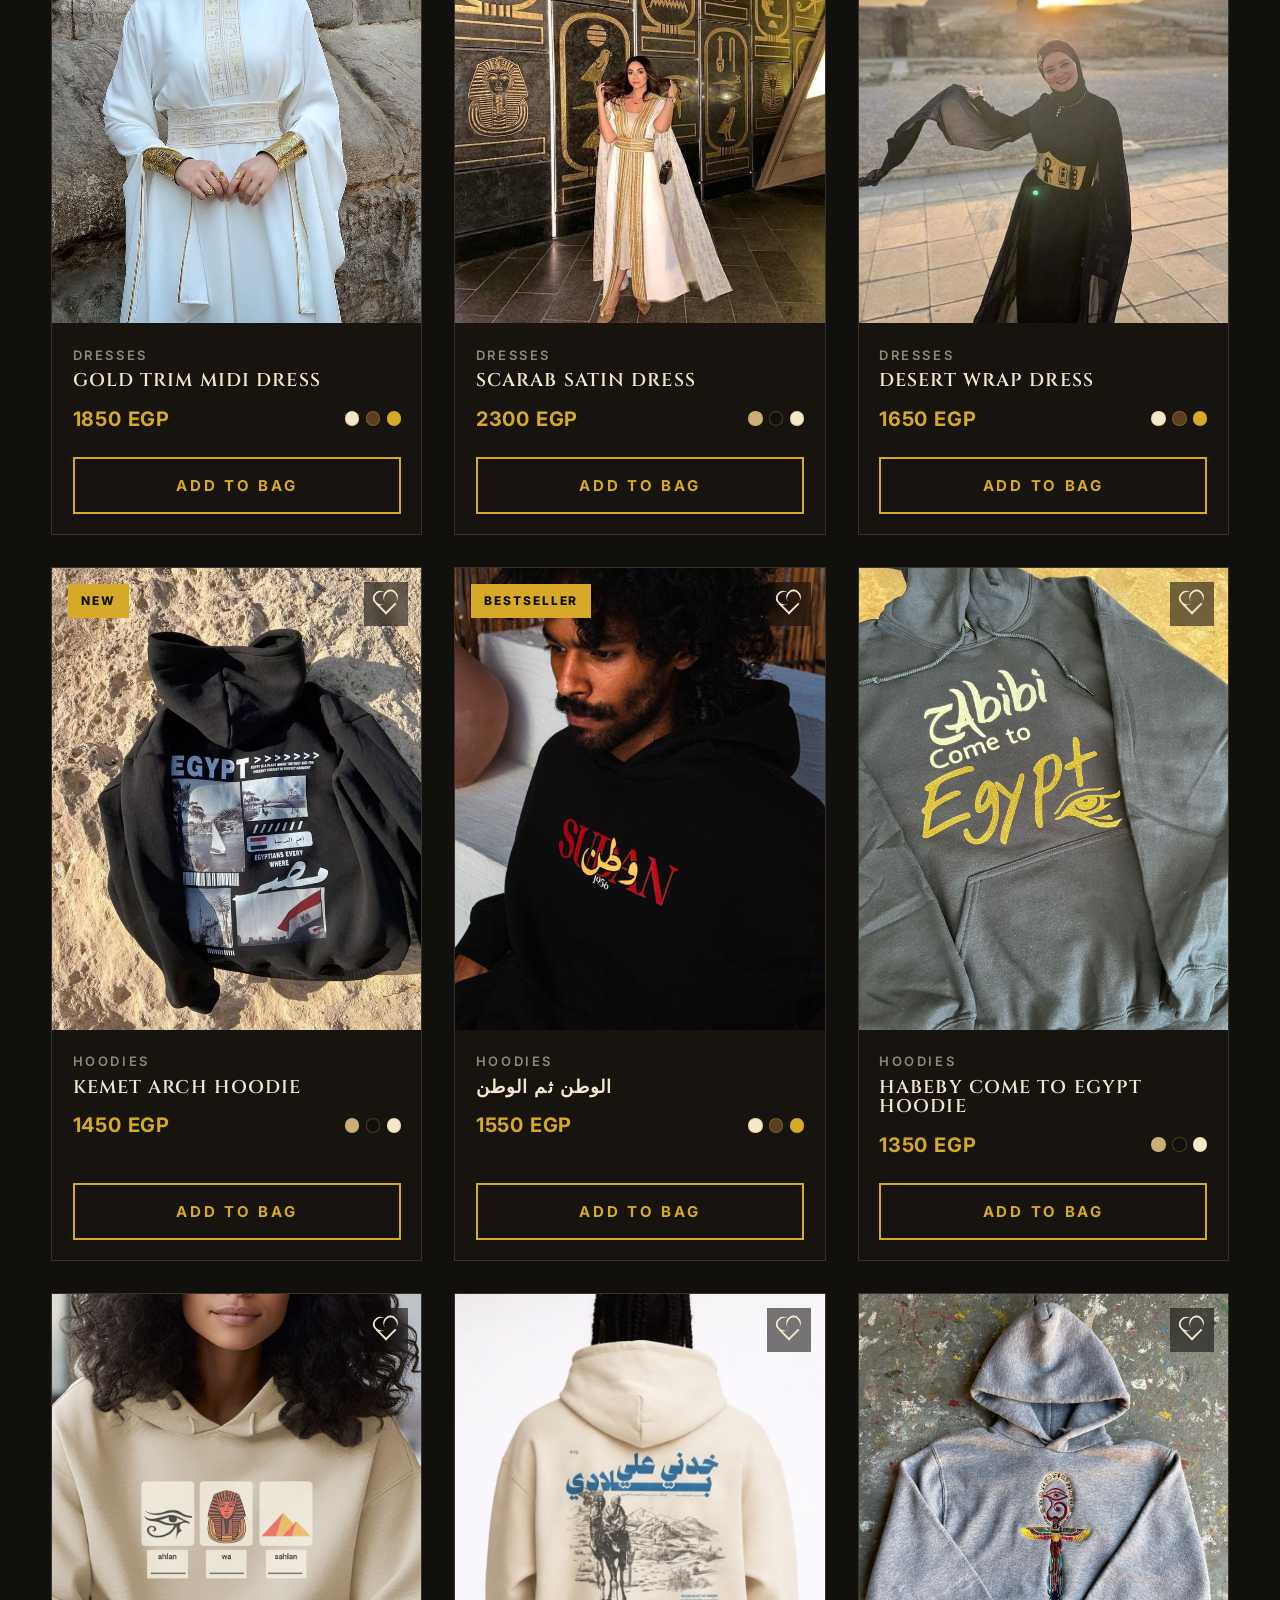
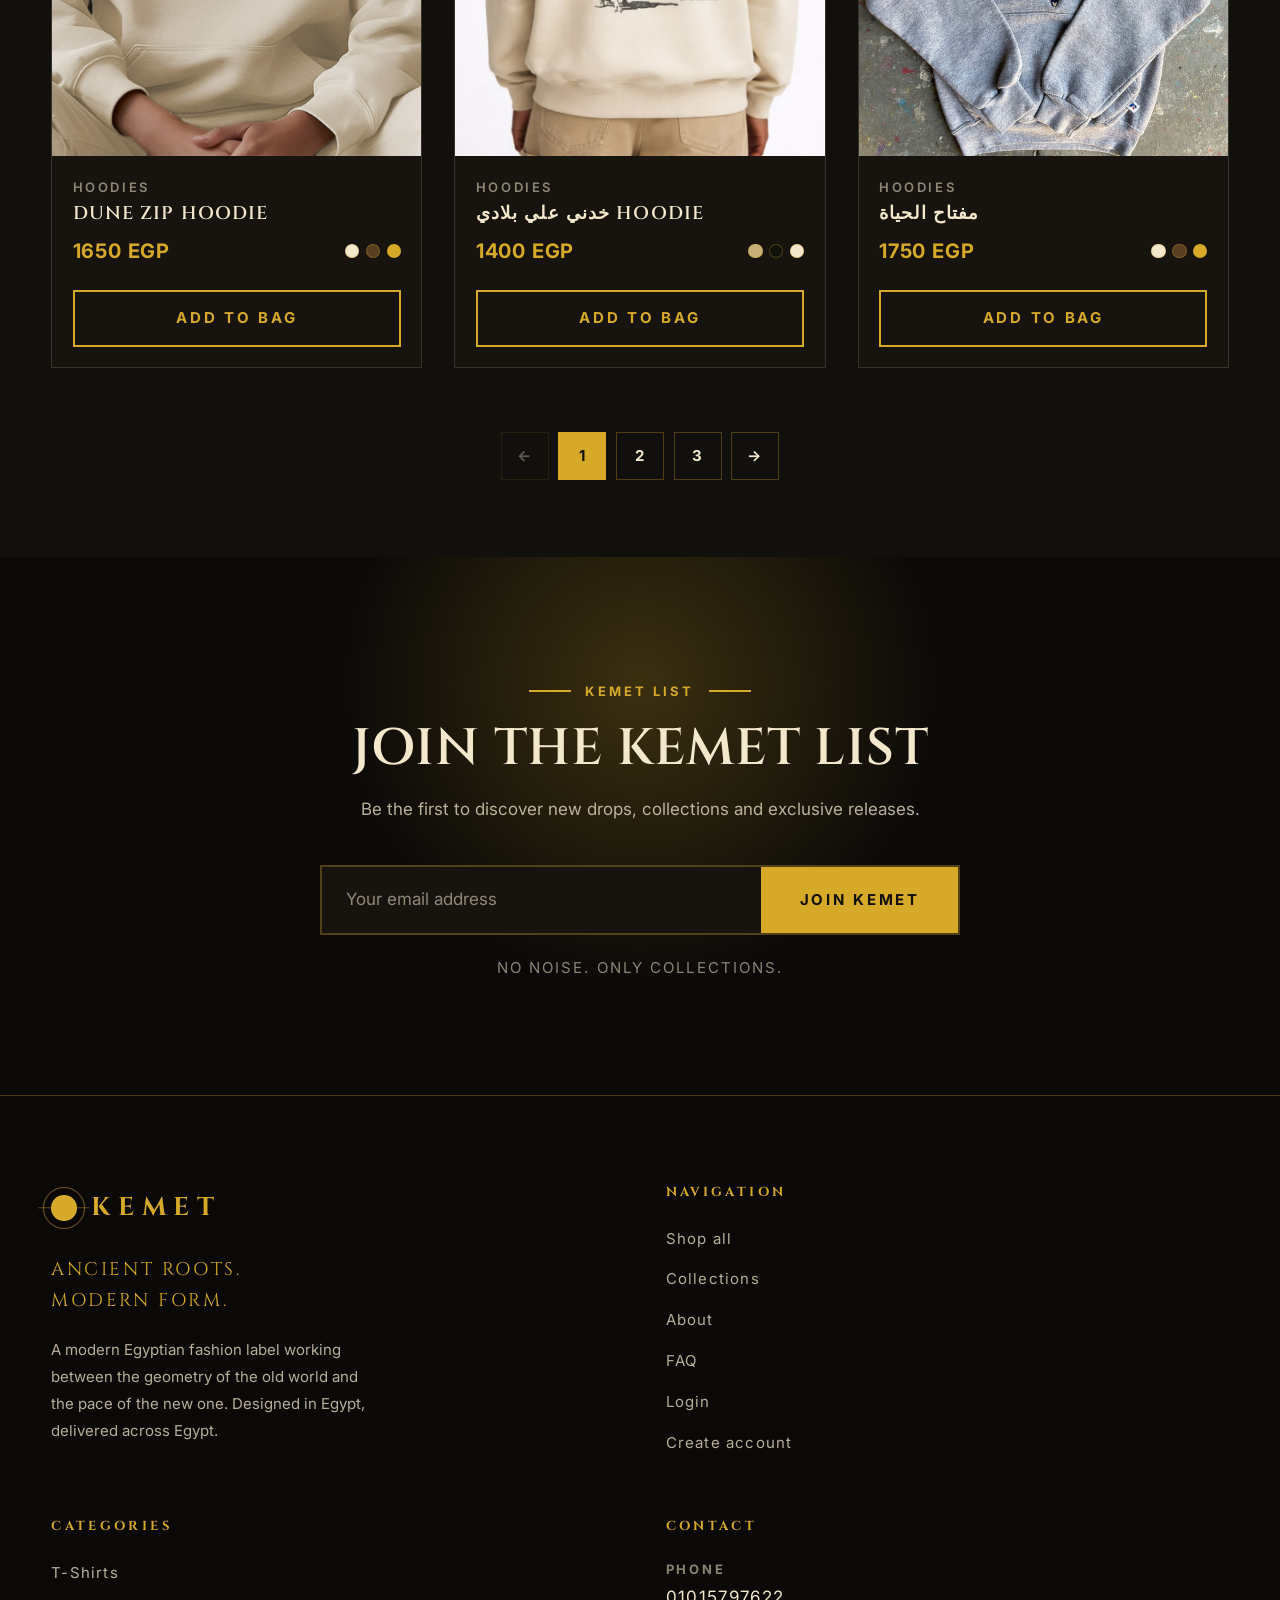
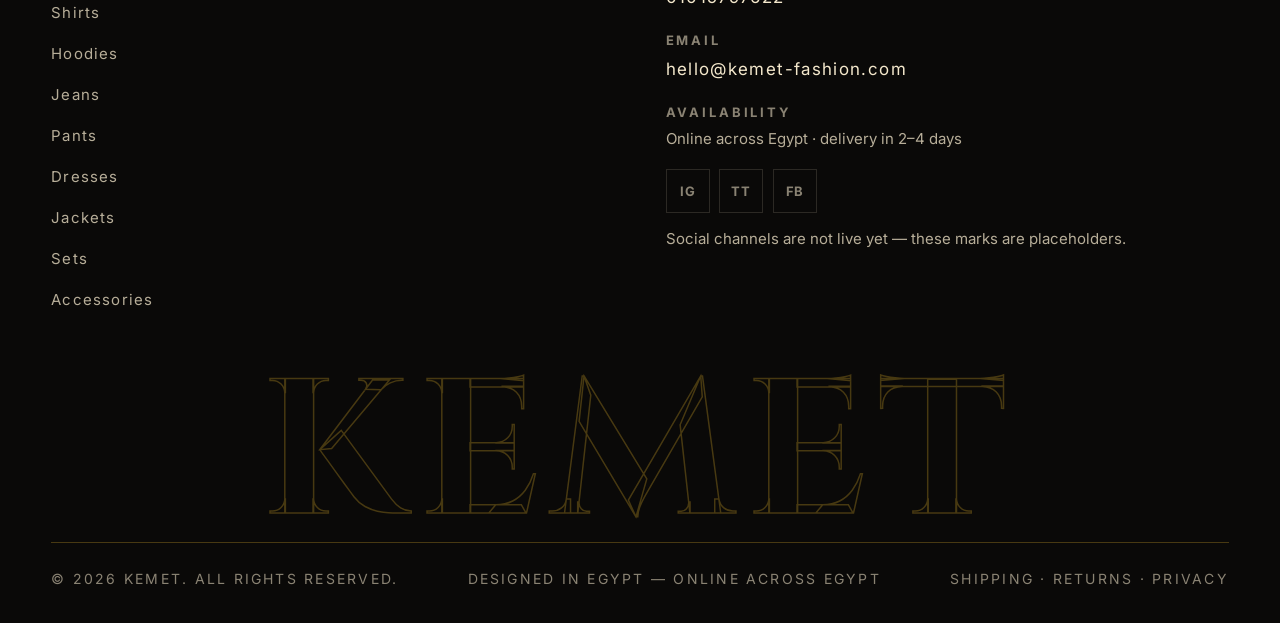
<file: products.html>
<!doctype html>
<html lang="en">
  <head>
    <meta charset="UTF-8" />
    <meta name="viewport" content="width=device-width, initial-scale=1.0" />

    <meta
      name="description"
      content="Shop all KEMET pieces - t-shirts, shirts, hoodies, jeans, pants, dresses, jackets, sets and accessories. Online across Egypt."
    />

    <title>KEMET | Shop all products</title>

    <link rel="stylesheet" href="CSS/style.css" />
  </head>

  <body>
    <a class="skip-link" href="#main">Skip to content</a>

    <!-- THEME SWITCH -->
    <input
      class="theme-input"
      type="checkbox"
      id="theme-toggle"
      aria-label="Switch between dark and light mode"
    />

    <div class="page">
      <!-- =========================================
           ANNOUNCEMENT BAR
      ========================================== -->
      <div class="announce">
        <div class="announce-track">
          <p>
            <span
              >ONLINE ACROSS EGYPT &mdash; NEW COLLECTION AVAILABLE NOW</span
            >
            <span>FREE SHIPPING OVER 2,000 EGP</span>
            <span>ANCIENT ROOTS. MODERN FORM.</span>
          </p>

          <p>
            <span
              >ONLINE ACROSS EGYPT &mdash; NEW COLLECTION AVAILABLE NOW</span
            >
            <span>FREE SHIPPING OVER 2,000 EGP</span>
            <span>ANCIENT ROOTS. MODERN FORM.</span>
          </p>
        </div>
      </div>

      <!-- =========================================
          NAVBAR
      ========================================== -->
      <header class="site-header">
        <input
          class="nav-toggle"
          type="checkbox"
          id="nav-toggle"
          aria-label="Open the menu"
        />

        <input
          class="search-toggle"
          type="checkbox"
          id="search-toggle"
          aria-label="Open search"
        />

        <div class="nav-bar">
          <a class="logo" href="index.html">
            <span class="sun-disk" aria-hidden="true"></span>
            <span class="logo-name">KEMET</span>
          </a>

          <nav class="nav-center" aria-label="Main navigation">
            <a class="nav-link" href="products.html" aria-current="page">
              Shop
            </a>

            <a class="nav-link" href="index.html#collections"> Collections </a>

            <a class="nav-link" href="index.html#about"> About </a>

            <a class="nav-link" href="index.html#contact"> Contact </a>
          </nav>

          <div class="nav-tools">
            <!-- THEME -->
            <label
              class="theme-switch"
              for="theme-toggle"
              title="Dark and light mode"
            >
              <span class="theme-knob" aria-hidden="true"></span>

              <span class="t-moon" aria-hidden="true"></span>

              <span class="t-sun" aria-hidden="true"></span>

              <span class="sr-only"> Switch between dark and light mode </span>
            </label>

            <a class="nav-account" href="login.html"> Login </a>

            <a class="nav-bag" href="cart.html">
              Bag <span class="bag-count">0</span>
            </a>

            <label class="nav-burger" for="nav-toggle" title="Menu">
              <span></span>
              <span></span>
              <span></span>

              <span class="sr-only"> Open the menu </span>
            </label>
          </div>
        </div>

        <!-- =========================================
             MOBILE MENU
        ========================================== -->
        <nav class="nav-drawer" aria-label="Mobile navigation">
          <a href="products.html"> Shop all <span>01</span> </a>

          <a href="index.html#collections"> Collections <span>02</span> </a>

          <a href="index.html#about"> About <span>03</span> </a>

          <a href="index.html#contact"> Contact <span>04</span> </a>

          <a href="login.html"> Login <span>05</span> </a>

          <a href="cart.html"> Bag <span>06</span> </a>

          <div class="drawer-tools">
            <label class="theme-switch" for="theme-toggle">
              <span class="theme-knob" aria-hidden="true"></span>

              <span class="t-moon" aria-hidden="true"></span>

              <span class="t-sun" aria-hidden="true"></span>
            </label>
          </div>
        </nav>
      </header>

      <!-- =========================================
           MAIN
      ========================================== -->
      <main id="main">
        <!-- =========================================
             NORMAL PAGE HERO
        ========================================== -->
        <section id="page-hero" class="page-hero sec-base">
          <span class="disk-glow" aria-hidden="true"></span>

          <div class="columns-bg" aria-hidden="true"></div>

          <div class="container">
            <div id="hero-default-content" class="page-hero-inner">
              <div>
                <nav class="crumbs" aria-label="Breadcrumb">
                  <a href="index.html"> Home </a>

                  /

                  <span aria-current="page"> Shop </span>
                </nav>

                <h1>Shop <em>KEMET</em></h1>

                <p class="lead">
                  Modern silhouettes. Egyptian identity. Delivered anywhere in
                  Egypt.
                </p>

                <div class="page-hero-meta">
                  <div>
                    <strong id="hero-product-count"> 54 </strong>

                    <span> Pieces in store </span>
                  </div>

                  <div>
                    <strong> 09 </strong>

                    <span> Categories </span>
                  </div>

                  <div>
                    <strong> 2&ndash;4 DAYS </strong>

                    <span> Delivery </span>
                  </div>
                </div>
              </div>

              <div class="page-hero-media">
                <img src="images/editorial-2.jpg" alt="KEMET collection" />
              </div>
            </div>
          </div>
        </section>

        <!-- =========================================
             PRODUCT QUICK VIEW
        ========================================== -->
        <section
          id="product-quick-view"
          class="product-quick-view sec-base"
          hidden
        >
          <div class="container">
            <div class="page-hero-inner">
              <!-- PRODUCT INFO -->
              <div class="quick-view-content">
                <nav class="crumbs" aria-label="Breadcrumb">
                  <a href="index.html"> Home </a>

                  /

                  <a href="products.html"> Shop </a>

                  /

                  <span id="quick-view-breadcrumb"> T-Shirts </span>
                </nav>

                <span id="quick-view-label" class="label">
                  ESSENTIALS / 01
                </span>

                <h1 id="quick-view-name">T-Shirts</h1>

                <p id="quick-view-description" class="lead">
                  Everyday silhouettes reinterpreted through the KEMET identity,
                  cut in heavyweight Egyptian cotton.
                </p>

                <div class="page-hero-meta">
                  <div>
                    <strong id="quick-view-count"> 24 </strong>

                    <span> Pieces </span>
                  </div>

                  <div>
                    <strong> XS &ndash; XXL </strong>

                    <span> Sizes </span>
                  </div>

                  <div>
                    <strong> 2&ndash;4 days </strong>

                    <span> Across Egypt </span>
                  </div>
                </div>

                <div id="quick-view-colors" class="quick-view-colors"></div>

                <div class="quick-view-actions">
                  <button id="quick-view-add" class="btn" type="button">
                    <span> Add to bag </span>
                  </button>

                  <button
                    id="quick-view-back"
                    class="quick-view-back"
                    type="button"
                  >
                    Back to shop
                  </button>
                </div>
              </div>

              <!-- PRODUCT IMAGE -->
              <div class="page-hero-media">
                <div id="quick-view-image"></div>
              </div>
            </div>
          </div>
        </section>

        <!-- =========================================
             SHOP
        ========================================== -->
        <section class="section-sm sec-base">
          <div class="container-wide">
            <!-- CATEGORY NAVIGATION -->
            <nav class="cat-nav" aria-label="Category navigation">
              <a href="products.html" data-category="All"> All </a>

              <a
                href="products.html?category=T-Shirts"
                data-category="T-Shirts"
              >
                T-Shirts
              </a>

              <a href="products.html?category=Shirts" data-category="Shirts">
                Shirts
              </a>

              <a href="products.html?category=Hoodies" data-category="Hoodies">
                Hoodies
              </a>

              <a href="products.html?category=Jeans" data-category="Jeans">
                Jeans
              </a>

              <a href="products.html?category=Pants" data-category="Pants">
                Pants
              </a>

              <a href="products.html?category=Dresses" data-category="Dresses">
                Dresses
              </a>

              <a href="products.html?category=Jackets" data-category="Jackets">
                Jackets
              </a>

              <a href="products.html?category=Sets" data-category="Sets">
                Sets
              </a>

              <a
                href="products.html?category=Accessories"
                data-category="Accessories"
              >
                Accessories
              </a>
            </nav>

            <div class="shop-layout">
              <!-- FILTERS -->

              <div>
                <div class="shop-toolbar">
                  <p class="result-count">
                    Showing
                    <strong id="showing-count"> 18 </strong>
                    of
                    <strong id="total-count"> 54 </strong>
                    pieces
                  </p>

                  <div class="toolbar-right">
                    <details class="sort">
                      <summary id="sort-summary">Sort: Featured</summary>

                      <div class="sort-menu">
                        <label>
                          <input
                            type="radio"
                            name="sort"
                            value="featured"
                            checked
                          />
                          Featured
                        </label>

                        <label>
                          <input type="radio" name="sort" value="newest" />
                          Newest
                        </label>

                        <label>
                          <input type="radio" name="sort" value="price-low" />
                          Price: low to high
                        </label>

                        <label>
                          <input type="radio" name="sort" value="price-high" />
                          Price: high to low
                        </label>
                      </div>
                    </details>
                  </div>
                </div>

                <!-- PRODUCTS -->
                <div
                  id="products-container"
                  class="product-grid is-three stagger"
                ></div>

                <!-- PAGINATION -->
                <nav class="pagination" aria-label="Pagination">
                  <button id="prev-page" aria-label="Previous page">
                    &larr;
                  </button>

                  <div id="page-numbers"></div>

                  <button id="next-page" aria-label="Next page">&rarr;</button>
                </nav>
              </div>
            </div>
          </div>
        </section>

        <!-- =========================================
             NEWSLETTER
        ========================================== -->
        <section class="section newsletter sec-alt">
          <span class="disk-glow" aria-hidden="true"></span>

          <div class="container reveal">
            <span class="label label-center"> KEMET List </span>

            <h2 class="display-2">Join the KEMET list</h2>

            <p class="lead">
              Be the first to discover new drops, collections and exclusive
              releases.
            </p>

            <form class="news-form" action="#">
              <label class="sr-only" for="news-email">
                Your email address
              </label>

              <input
                id="news-email"
                type="email"
                placeholder="Your email address"
                required
              />

              <button class="btn" type="submit">
                <span> Join KEMET </span>
              </button>
            </form>

            <p class="news-note">No noise. Only collections.</p>
          </div>
        </section>
      </main>

      <!-- =========================================
           FOOTER
      ========================================== -->
      <footer class="site-footer" id="contact">
        <div class="container">
          <div class="footer-top">
            <!-- FOOTER BRAND -->
            <div class="footer-brand">
              <a class="logo" href="index.html">
                <span class="sun-disk" aria-hidden="true"></span>

                <span class="logo-name"> KEMET </span>
              </a>

              <p class="footer-motto">
                Ancient roots.<br />
                Modern form.
              </p>

              <p class="footer-note">
                A modern Egyptian fashion label working between the geometry of
                the old world and the pace of the new one. Designed in Egypt,
                delivered across Egypt.
              </p>
            </div>

            <!-- FOOTER NAVIGATION -->
            <div class="footer-col">
              <h3>Navigation</h3>

              <ul>
                <li>
                  <a href="products.html"> Shop all </a>
                </li>

                <li>
                  <a href="index.html#collections"> Collections </a>
                </li>

                <li>
                  <a href="index.html#about"> About </a>
                </li>

                <li>
                  <a href="index.html#faq"> FAQ </a>
                </li>

                <li>
                  <a href="login.html"> Login </a>
                </li>

                <li>
                  <a href="register.html"> Create account </a>
                </li>
              </ul>
            </div>

            <!-- FOOTER CATEGORIES -->
            <div class="footer-col">
              <h3>Categories</h3>

              <ul>
                <li>
                  <a href="products.html?category=T-Shirts"> T-Shirts </a>
                </li>

                <li>
                  <a href="products.html?category=Shirts"> Shirts </a>
                </li>

                <li>
                  <a href="products.html?category=Hoodies"> Hoodies </a>
                </li>

                <li>
                  <a href="products.html?category=Jeans"> Jeans </a>
                </li>

                <li>
                  <a href="products.html?category=Pants"> Pants </a>
                </li>

                <li>
                  <a href="products.html?category=Dresses"> Dresses </a>
                </li>

                <li>
                  <a href="products.html?category=Jackets"> Jackets </a>
                </li>

                <li>
                  <a href="products.html?category=Sets"> Sets </a>
                </li>

                <li>
                  <a href="products.html?category=Accessories"> Accessories </a>
                </li>
              </ul>
            </div>

            <!-- FOOTER CONTACT -->
            <div class="footer-col footer-contact">
              <h3>Contact</h3>

              <p>
                <strong> Phone </strong>

                <a href="tel:+201015797622"> 01015797622 </a>
              </p>

              <p>
                <strong> Email </strong>

                <a href="mailto:hello@kemet-fashion.com">
                  hello@kemet-fashion.com
                </a>
              </p>

              <p>
                <strong> Availability </strong>

                Online across Egypt &middot; delivery in 2&ndash;4 days
              </p>

              <div class="social-row" aria-hidden="true">
                <span class="social-mark"> IG </span>

                <span class="social-mark"> TT </span>

                <span class="social-mark"> FB </span>
              </div>

              <p class="social-note">
                Social channels are not live yet &mdash; these marks are
                placeholders.
              </p>
            </div>
          </div>

          <p class="footer-word" aria-hidden="true">KEMET</p>

          <div class="footer-bottom">
            <p>&copy; 2026 KEMET. All rights reserved.</p>

            <p>Designed in Egypt &mdash; online across Egypt</p>

            <p>Shipping &middot; Returns &middot; Privacy</p>
          </div>
        </div>
      </footer>
    </div>

    <!-- /page -->
    <script src="js/main.js"></script>
    <script src="js/products.js"></script>
    <script src="js/cart.js"></script>
  </body>
</html>
</file>
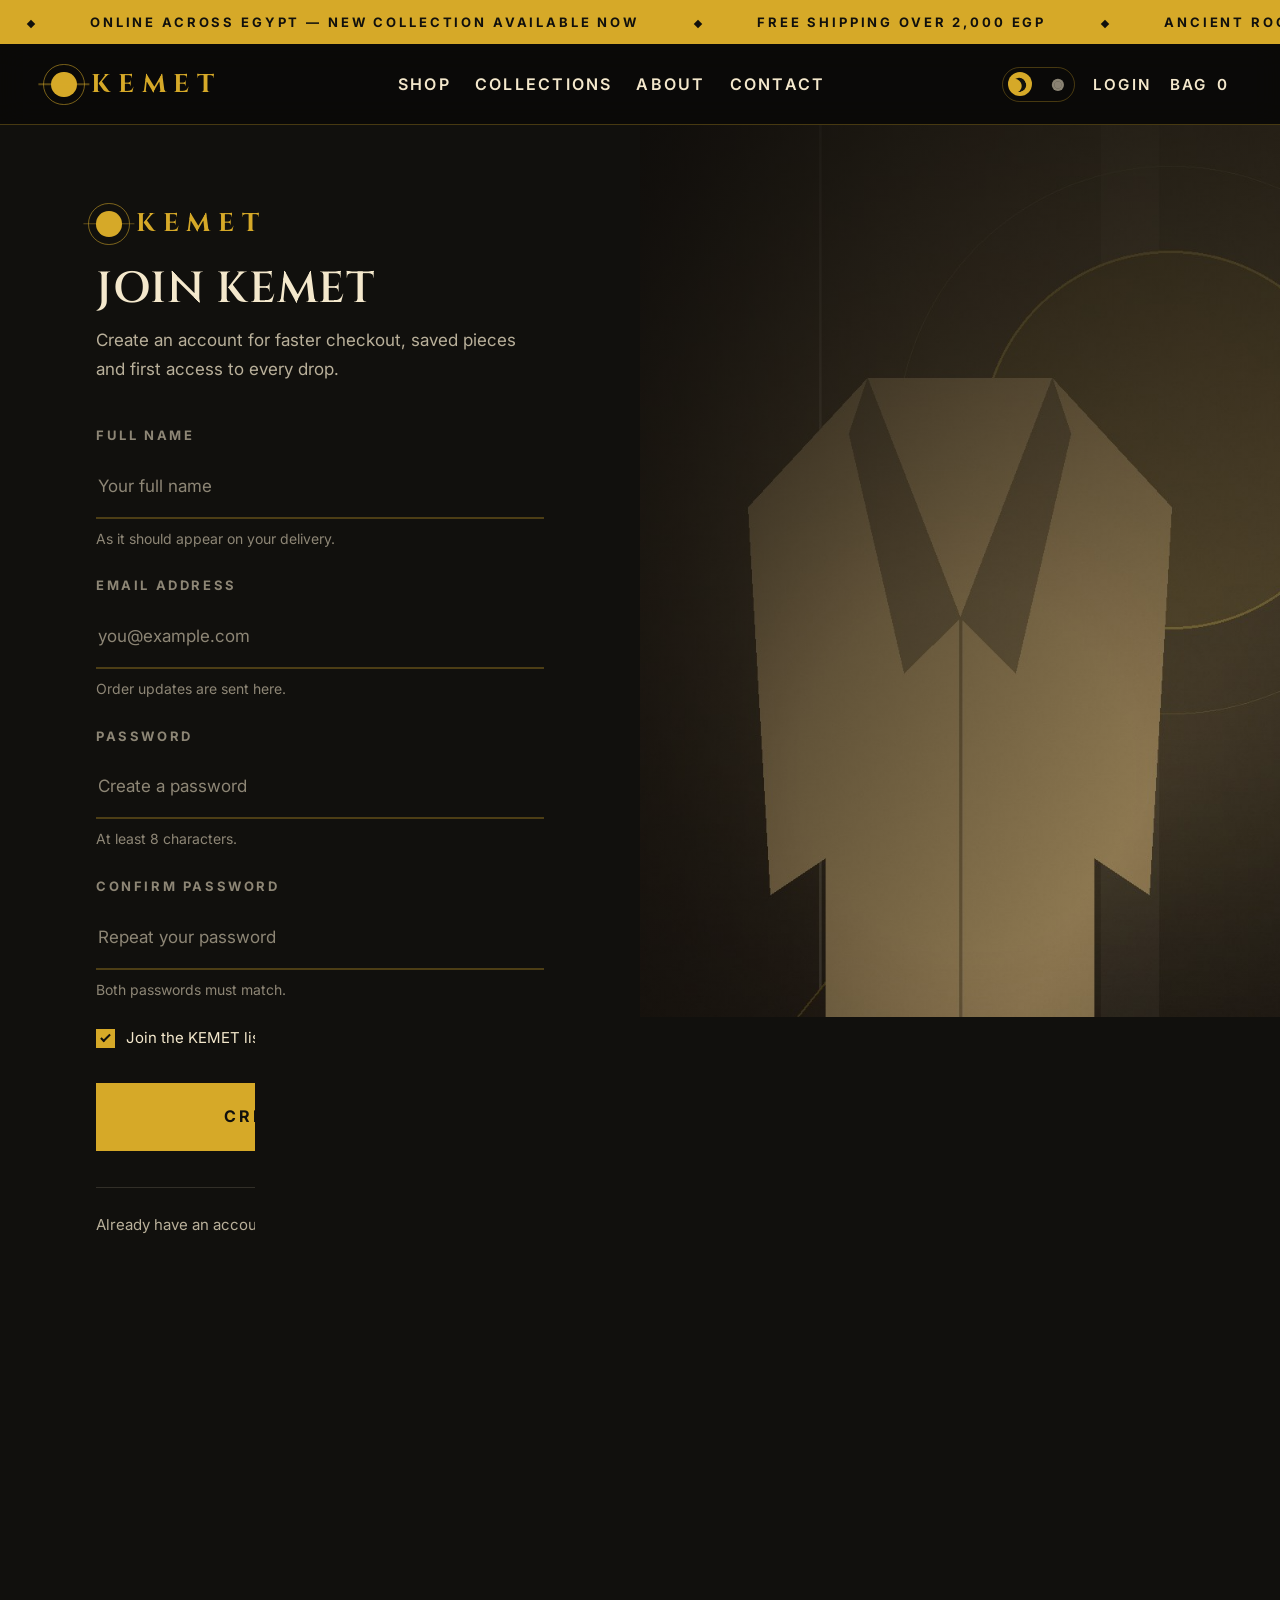
<file: register.html>
<!doctype html>
<html lang="en">
  <head>
    <meta charset="UTF-8" />
    <meta name="viewport" content="width=device-width, initial-scale=1.0" />
    <meta name="description" content="Create your KEMET account." />
    <title>KEMET | Create account</title>
    <link rel="stylesheet" href="CSS/style.css" />
  </head>

  <body>
    <a class="skip-link" href="#main">Skip to content</a>

    <!-- THEME SWITCH
       This checkbox sits before the page wrapper. When it is checked the
       stylesheet swaps every colour variable, which turns KEMET NIGHT
       into KEMET DAY. No JavaScript involved. -->
    <input
      class="theme-input"
      type="checkbox"
      id="theme-toggle"
      aria-label="Switch between dark and light mode"
    />

    <div class="page">
      <!-- ANNOUNCEMENT BAR -->
      <div class="announce">
        <div class="announce-track">
          <p>
            <span>ONLINE ACROSS EGYPT &mdash; NEW COLLECTION AVAILABLE NOW</span
            ><span>FREE SHIPPING OVER 2,000 EGP</span
            ><span>ANCIENT ROOTS. MODERN FORM.</span>
          </p>
          <p>
            <span>ONLINE ACROSS EGYPT &mdash; NEW COLLECTION AVAILABLE NOW</span
            ><span>FREE SHIPPING OVER 2,000 EGP</span
            ><span>ANCIENT ROOTS. MODERN FORM.</span>
          </p>
        </div>
      </div>

      <!-- NAVBAR -->
      <header class="site-header">
        <input
          class="nav-toggle"
          type="checkbox"
          id="nav-toggle"
          aria-label="Open the menu"
        />
        <input
          class="search-toggle"
          type="checkbox"
          id="search-toggle"
          aria-label="Open search"
        />

        <div class="nav-bar">
          <a class="logo" href="index.html">
            <span class="sun-disk" aria-hidden="true"></span>
            <span class="logo-name">KEMET</span>
          </a>

          <nav class="nav-center" aria-label="Main navigation">
            <a class="nav-link" href="products.html">Shop</a>
            <a class="nav-link" href="index.html#collections">Collections</a>
            <a class="nav-link" href="index.html#about">About</a>
            <a class="nav-link" href="index.html#contact">Contact</a>
          </nav>

          <div class="nav-tools">
            <!-- THEME -->
            <label
              class="theme-switch"
              for="theme-toggle"
              title="Dark and light mode"
            >
              <span class="theme-knob" aria-hidden="true"></span>
              <span class="t-moon" aria-hidden="true"></span>
              <span class="t-sun" aria-hidden="true"></span>
              <span class="sr-only">Switch between dark and light mode</span>
            </label>

            <a class="nav-account" href="login.html">Login</a>



            <a class="nav-bag" href="cart.html">
              Bag <span class="bag-count">3</span>
            </a>

            <label class="nav-burger" for="nav-toggle" title="Menu">
              <span></span>
              <span></span>
              <span></span>
              <span class="sr-only">Open the menu</span>
            </label>
          </div>
        </div>

        <!-- MOBILE MENU -->
        <nav class="nav-drawer" aria-label="Mobile navigation">
          <a href="products.html">Shop all <span>01</span></a>
          <a href="index.html#collections">Collections <span>02</span></a>
          <a href="index.html#about">About <span>03</span></a>
          <a href="index.html#contact">Contact <span>04</span></a>
          <a href="login.html">Login <span>05</span></a>
          <a href="cart.html">Bag <span>06</span></a>
          <div class="drawer-tools">
            <label class="theme-switch" for="theme-toggle">
              <span class="theme-knob" aria-hidden="true"></span>
              <span class="t-moon" aria-hidden="true"></span>
              <span class="t-sun" aria-hidden="true"></span>
            </label>
          </div>
        </nav>
      </header>

      <main id="main">
        <!-- REGISTER -->
        <section class="auth sec-base">
          <div class="auth-panel">
            <div class="auth-box">
              <a class="logo" href="index.html">
                <span class="sun-disk" aria-hidden="true"></span>
                <span class="logo-name">KEMET</span>
              </a>
              <h1>Join KEMET</h1>
              <p class="auth-intro">
                Create an account for faster checkout, saved pieces and first
                access to every drop.
              </p>

              <form id="register-form" novalidate>
                <div class="field">
                  <label for="name">Full name</label>
                  <input
                    id="name"
                    type="text"
                    placeholder="Your full name"
                    required
                  />
                  <span class="hint"
                    >As it should appear on your delivery.</span
                  >
                  <span class="error" id="name-error"
                    >Please enter your full name.</span
                  >
                </div>

                <div class="field">
                  <label for="email">Email address</label>
                  <input
                    id="email"
                    type="email"
                    placeholder="you@example.com"
                    required
                  />
                  <span class="hint">Order updates are sent here.</span>
                  <span class="error" id="email-error"
                    >Please enter a valid email address.</span
                  >
                </div>

                <div class="field">
                  <label for="password">Password</label>
                  <input
                    id="password"
                    type="password"
                    placeholder="Create a password"
                    minlength="8"
                    required
                  />
                  <span class="hint">At least 8 characters.</span>
                  <span class="error" id="password-error"
                    >Your password must be at least 8 characters.</span
                  >
                </div>

                <div class="field">
                  <label for="confirm">Confirm password</label>
                  <input
                    id="confirm"
                    type="password"
                    placeholder="Repeat your password"
                    minlength="8"
                    required
                  />
                  <span class="hint">Both passwords must match.</span>
                  <span class="error" id="confirm-error"
                    >Passwords do not match.</span
                  >
                </div>

                <p
                  id="register-status"
                  class="auth-status"
                  role="status"
                  aria-live="polite"
                ></p>

                <div class="auth-row">
                  <label class="checkbox"
                    ><input type="checkbox" checked /> Join the KEMET
                    list</label
                  >
                </div>

                <button class="btn btn-block btn-lg" type="submit">
                  <span>Create account</span>
                </button>
              </form>

              <p class="auth-switch">
                Already have an account? <a href="login.html">Login</a>
              </p>

              <div class="auth-trust">
                <span>Secure checkout</span>
                <span>Online across Egypt</span>
                <span>14-day returns</span>
              </div>
            </div>
          </div>

          <div class="auth-media">
            <img
              src="images/register.jpg"
              alt="KEMET jacket from the 2026 collection"
            />
            <div class="auth-media-copy">
              <span class="label">The list</span>
              <h2>First access<br />to every drop.</h2>
              <p>
                New collections open to members 24 hours before they reach the
                store.
              </p>
            </div>
          </div>
        </section>
      </main>

      <!-- FOOTER -->
      <footer class="site-footer" id="contact">
        <div class="container">
          <div class="footer-top">
            <div class="footer-brand">
              <a class="logo" href="index.html">
                <span class="sun-disk" aria-hidden="true"></span>
                <span class="logo-name">KEMET</span>
              </a>
              <p class="footer-motto">Ancient roots.<br />Modern form.</p>
              <p class="footer-note">
                A modern Egyptian fashion label working between the geometry of
                the old world and the pace of the new one. Designed in Egypt,
                delivered across Egypt.
              </p>
            </div>

            <div class="footer-col">
              <h3>Navigation</h3>
              <ul>
                <li><a href="products.html">Shop all</a></li>
                <li><a href="index.html#collections">Collections</a></li>
                <li><a href="index.html#about">About</a></li>
                <li><a href="index.html#faq">FAQ</a></li>
                <li><a href="login.html">Login</a></li>
                <li><a href="register.html">Create account</a></li>
              </ul>
            </div>

            <div class="footer-col">
              <h3>Categories</h3>
              <ul>
                <li><a href="products.html?category=T-Shirts">T-Shirts</a></li>
                <li><a href="products.html?category=Shirts">Shirts</a></li>
                <li><a href="products.html?category=Hoodies">Hoodies</a></li>
                <li><a href="products.html?category=Jeans">Jeans</a></li>
                <li><a href="products.html?category=Pants">Pants</a></li>
                <li><a href="products.html?category=Dresses">Dresses</a></li>
                <li><a href="products.html?category=Jackets">Jackets</a></li>
                <li><a href="products.html?category=Sets">Sets</a></li>
                <li>
                  <a href="products.html?category=Accessories">Accessories</a>
                </li>
              </ul>
            </div>

            <div class="footer-col footer-contact">
              <h3>Contact</h3>
              <p>
                <strong>Phone</strong>
                <a href="tel:+201015797622">01015797622</a>
              </p>
              <p>
                <strong>Email</strong>
                <a href="mailto:hello@kemet-fashion.com"
                  >hello@kemet-fashion.com</a
                >
              </p>
              <p>
                <strong>Availability</strong>
                Online across Egypt &middot; delivery in 2&ndash;4 days
              </p>
              <div class="social-row" aria-hidden="true">
                <span class="social-mark">IG</span>
                <span class="social-mark">TT</span>
                <span class="social-mark">FB</span>
              </div>
              <p class="social-note">
                Social channels are not live yet &mdash; these marks are
                placeholders.
              </p>
            </div>
          </div>

          <p class="footer-word" aria-hidden="true">KEMET</p>

          <div class="footer-bottom">
            <p>&copy; 2026 KEMET. All rights reserved.</p>
            <p>Designed in Egypt &mdash; online across Egypt</p>
            <p>Shipping &middot; Returns &middot; Privacy</p>
          </div>
        </div>
      </footer>
    </div>
    <!-- /page -->

      <script src="js/main.js"></script>
      <script src="js/register.js"></script>
  </body>
</html>
</file>
<file: CSS/style.css>
/* KEMET - Modular stylesheet
   Keep the same <link rel="stylesheet" href="style.css"> in every HTML page.
*/
@import url("01-base.css");
@import url("02-header.css");
@import url("03-home.css");
@import url("04-shop.css");
@import url("05-auth.css");
@import url("06-cart-ai.css");
@import url("07-footer.css");
@import url("08-responsive.css");
</file>
